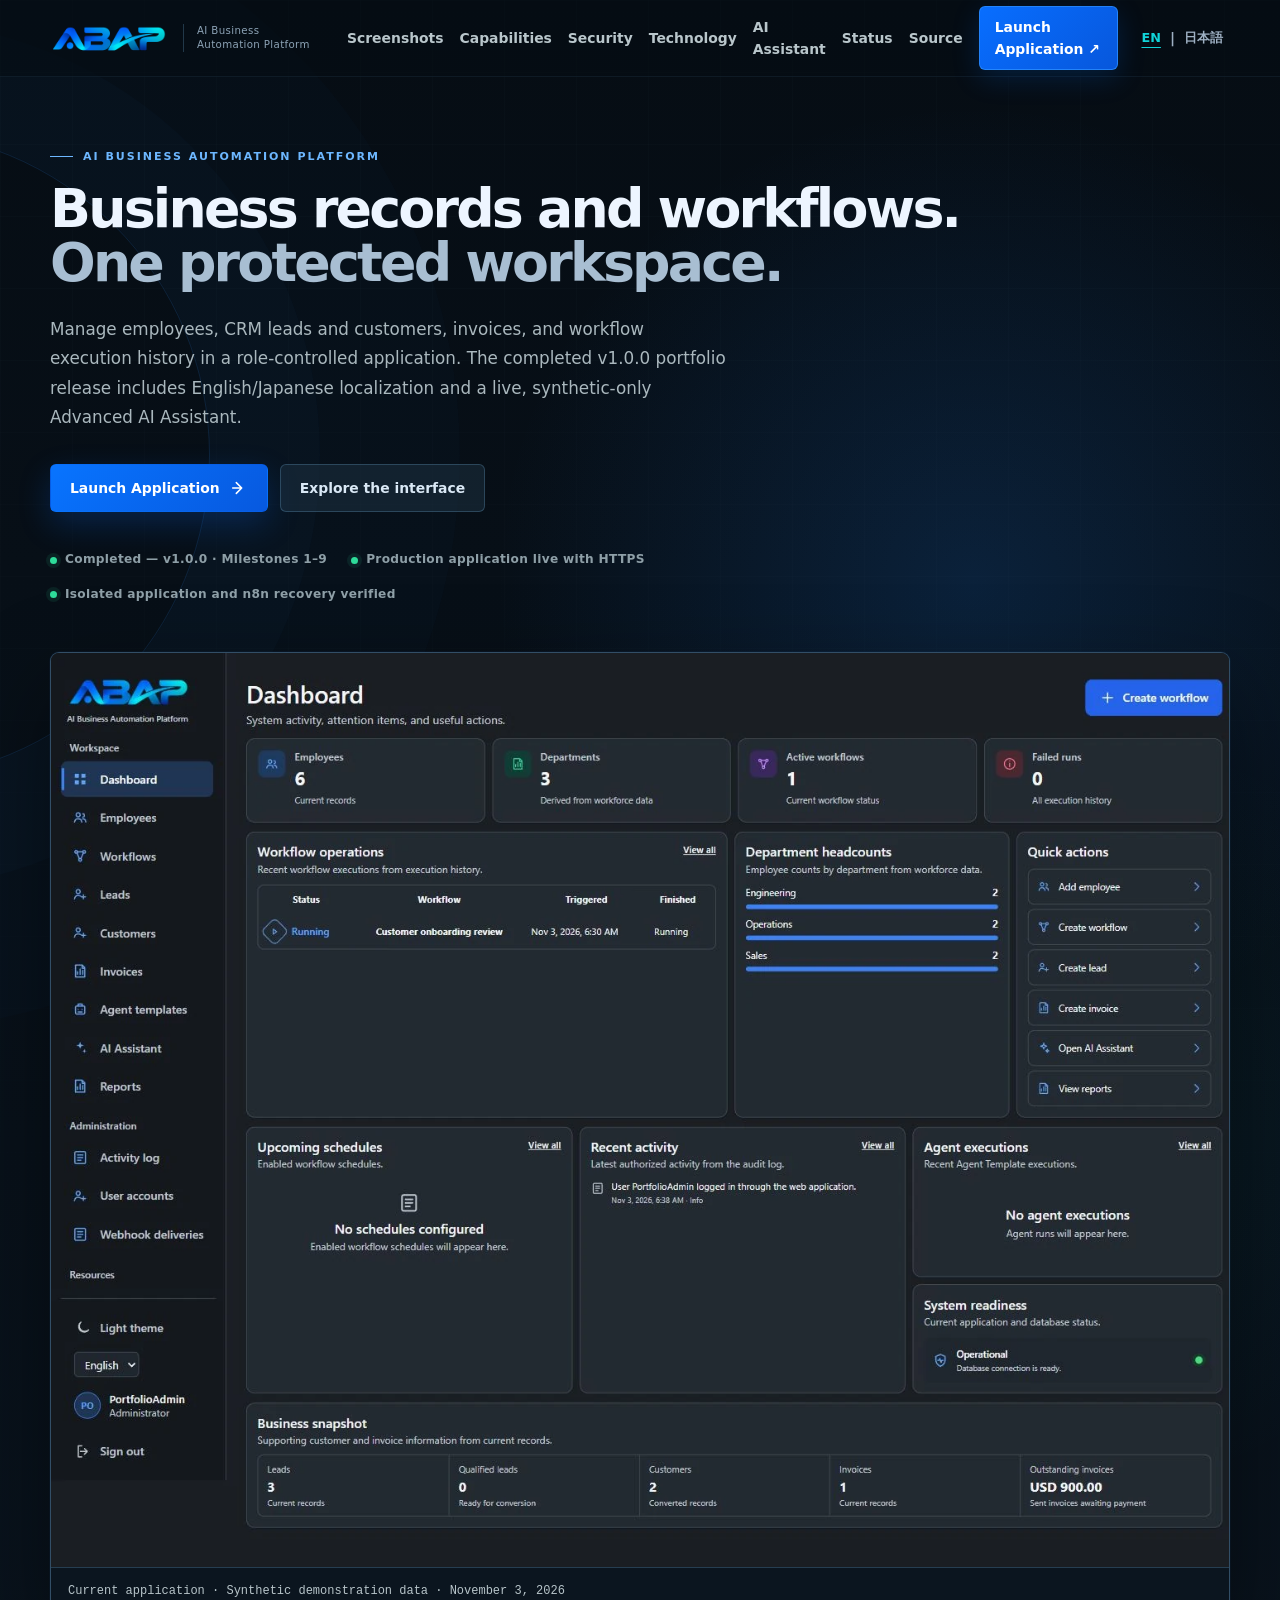
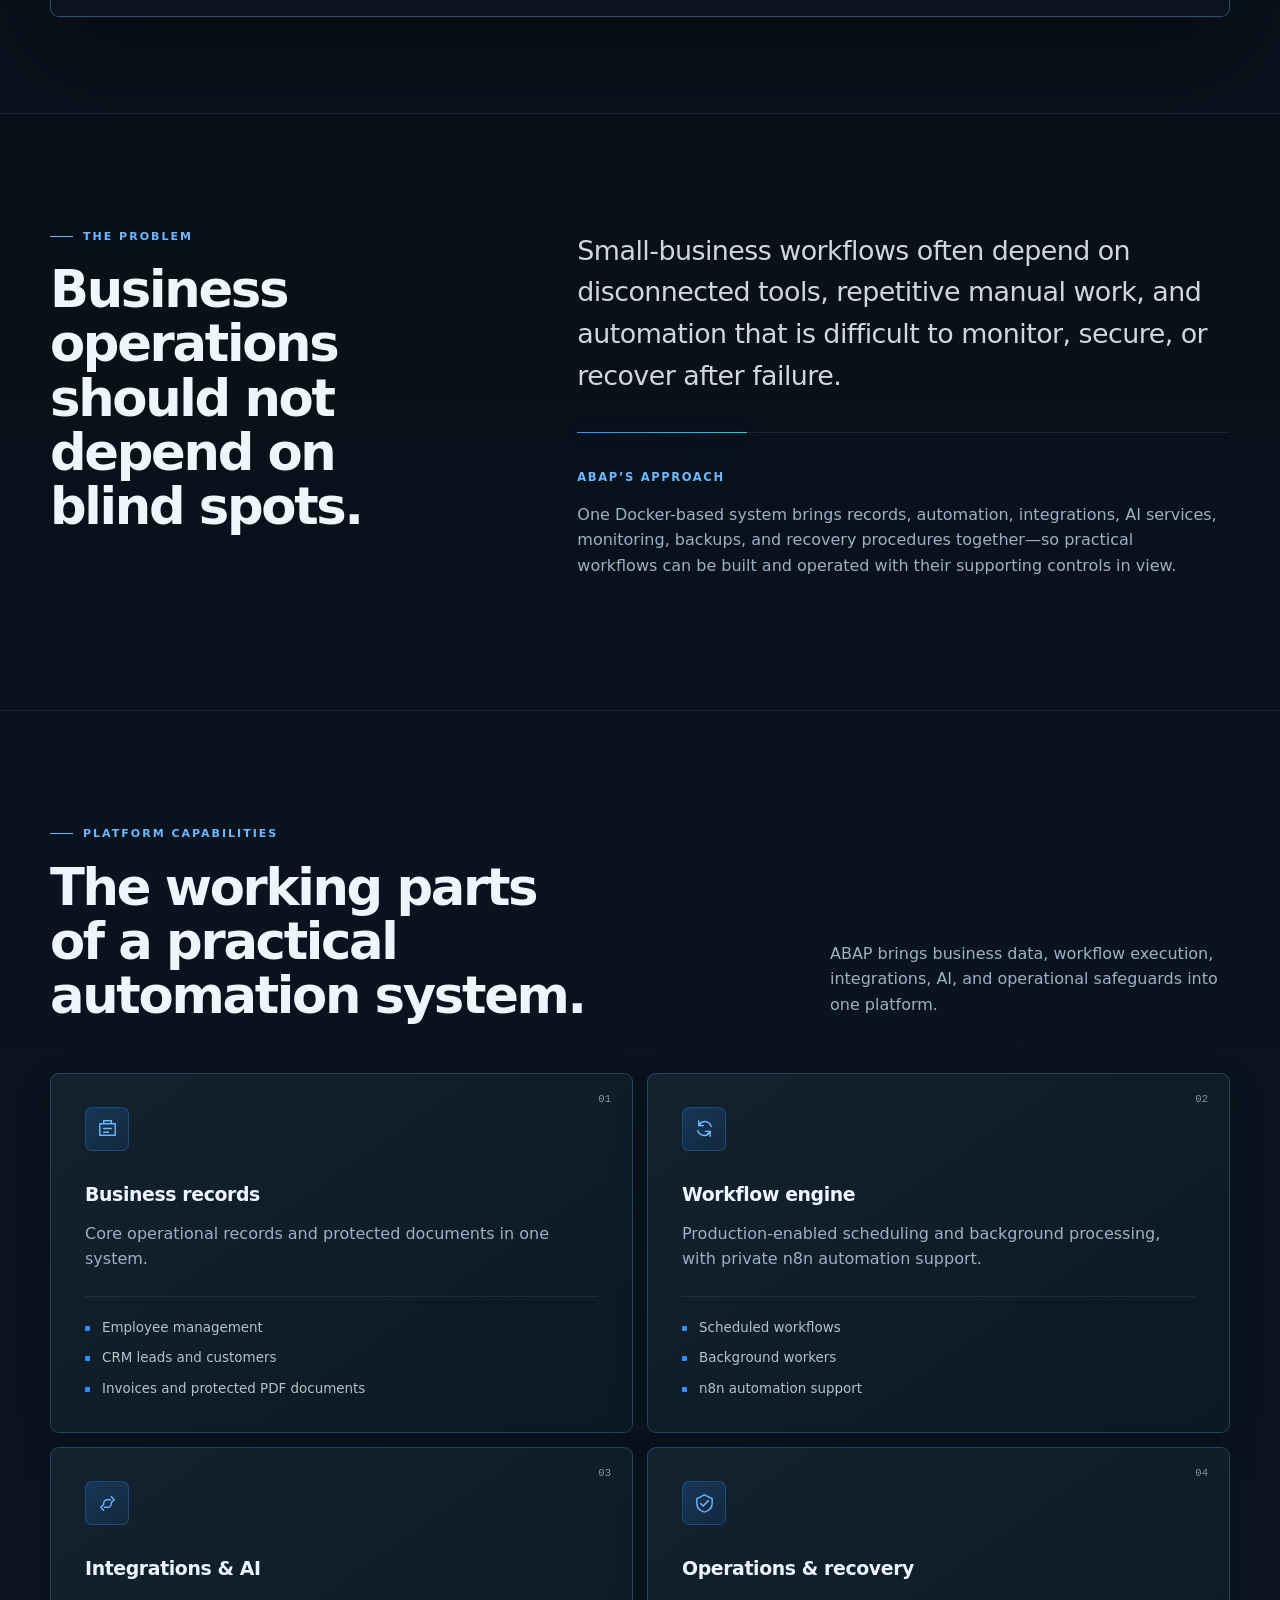
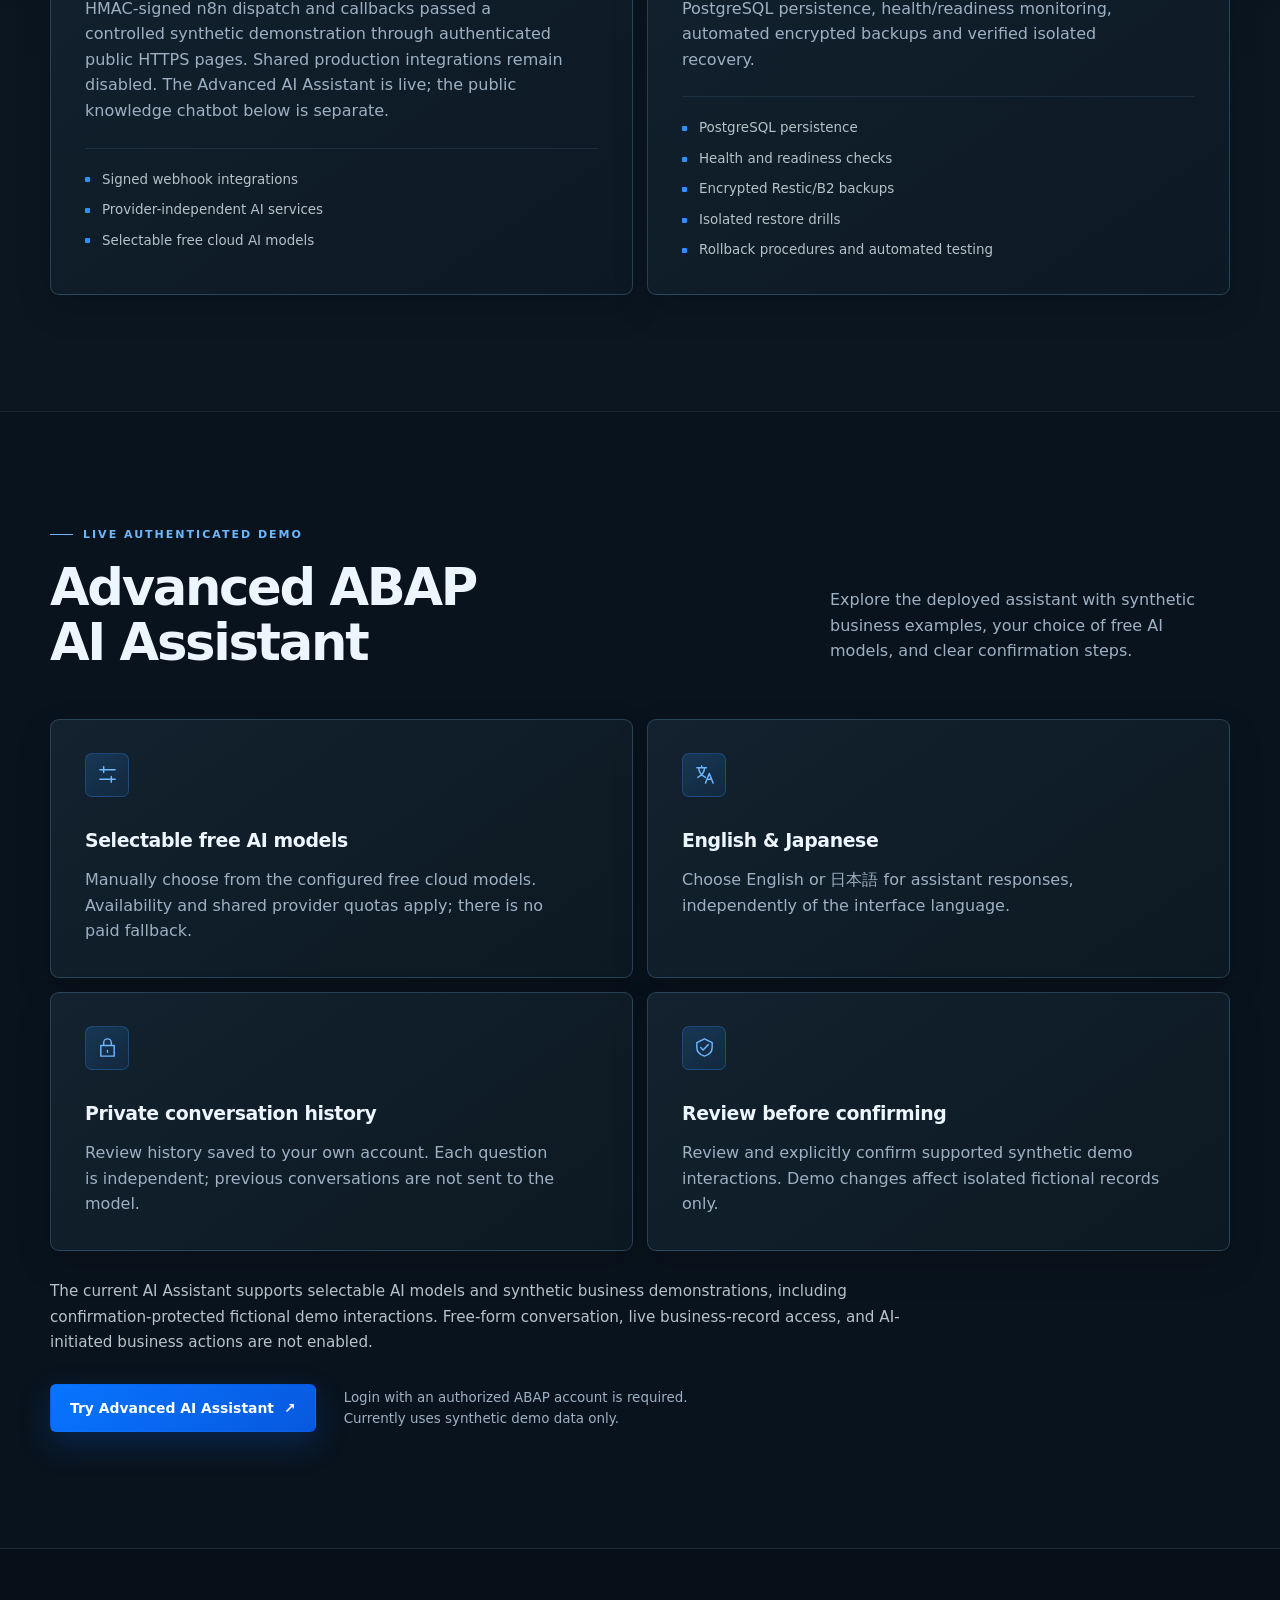
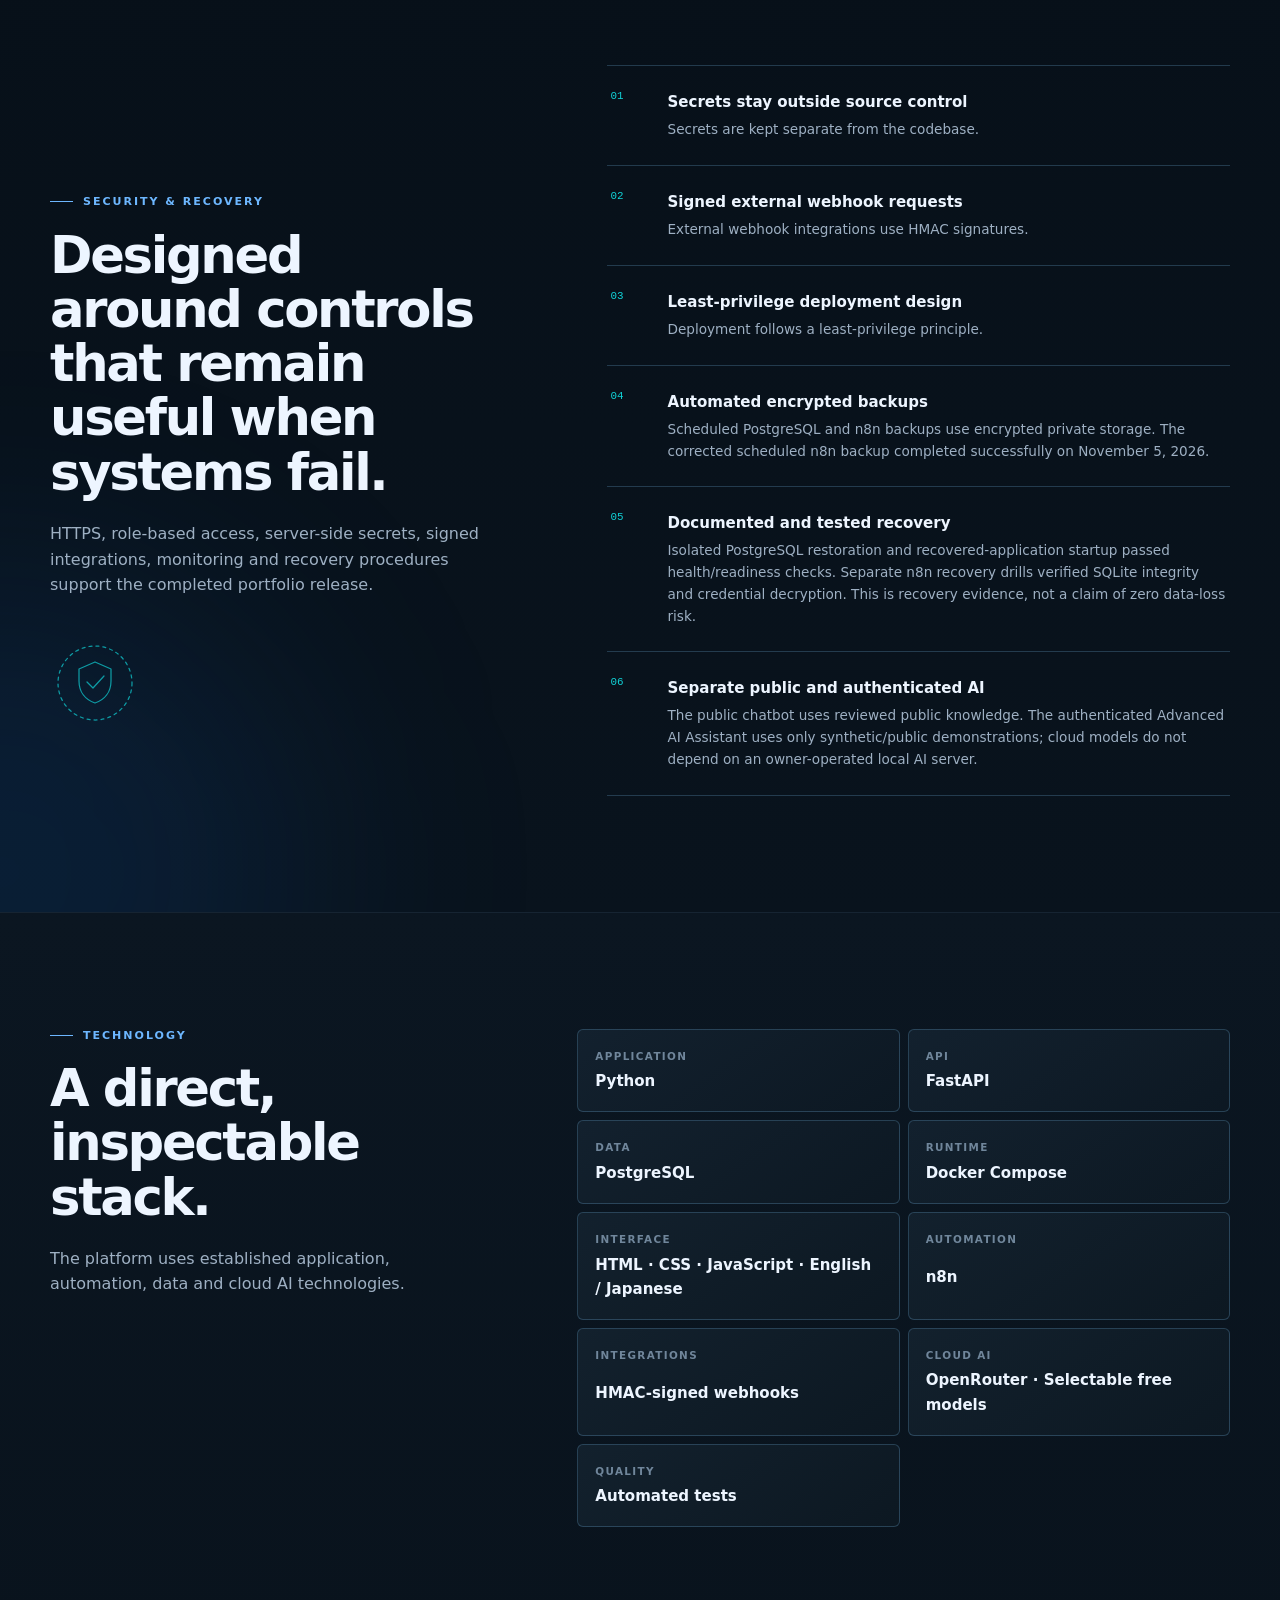
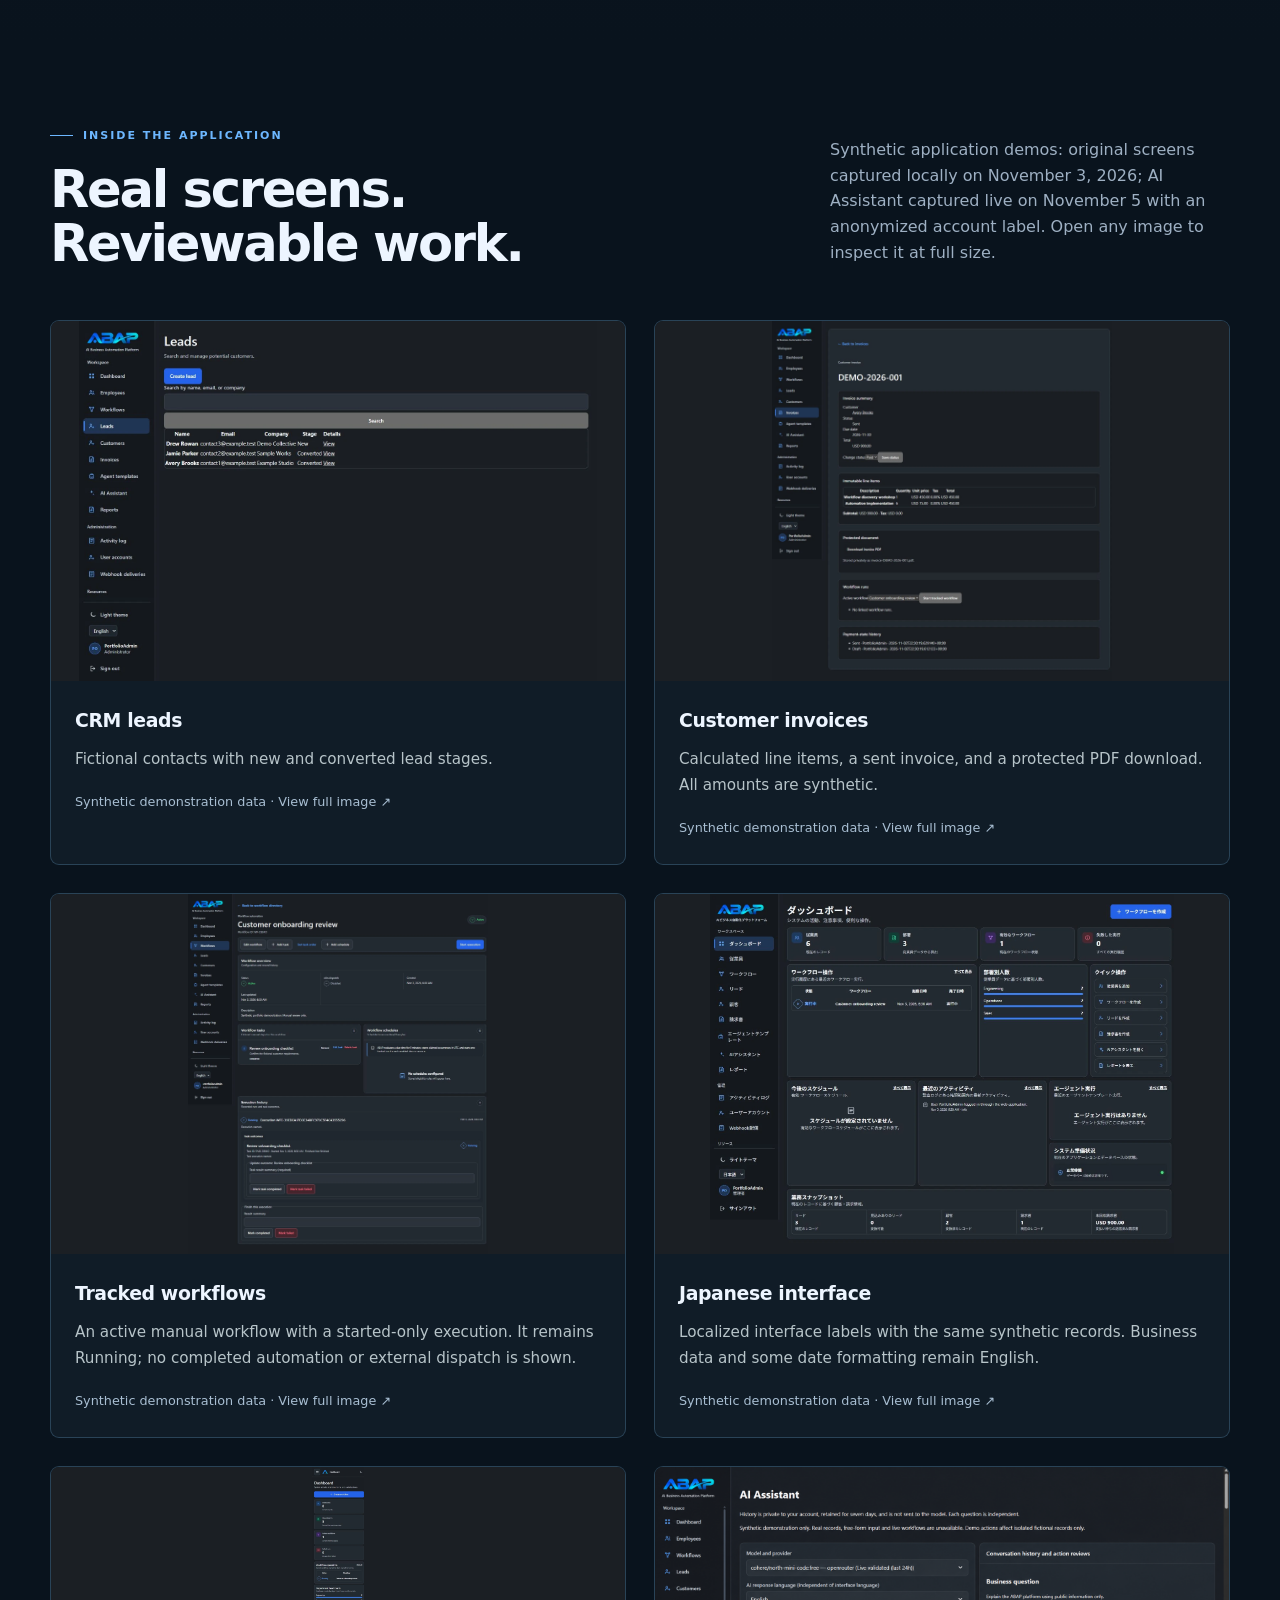
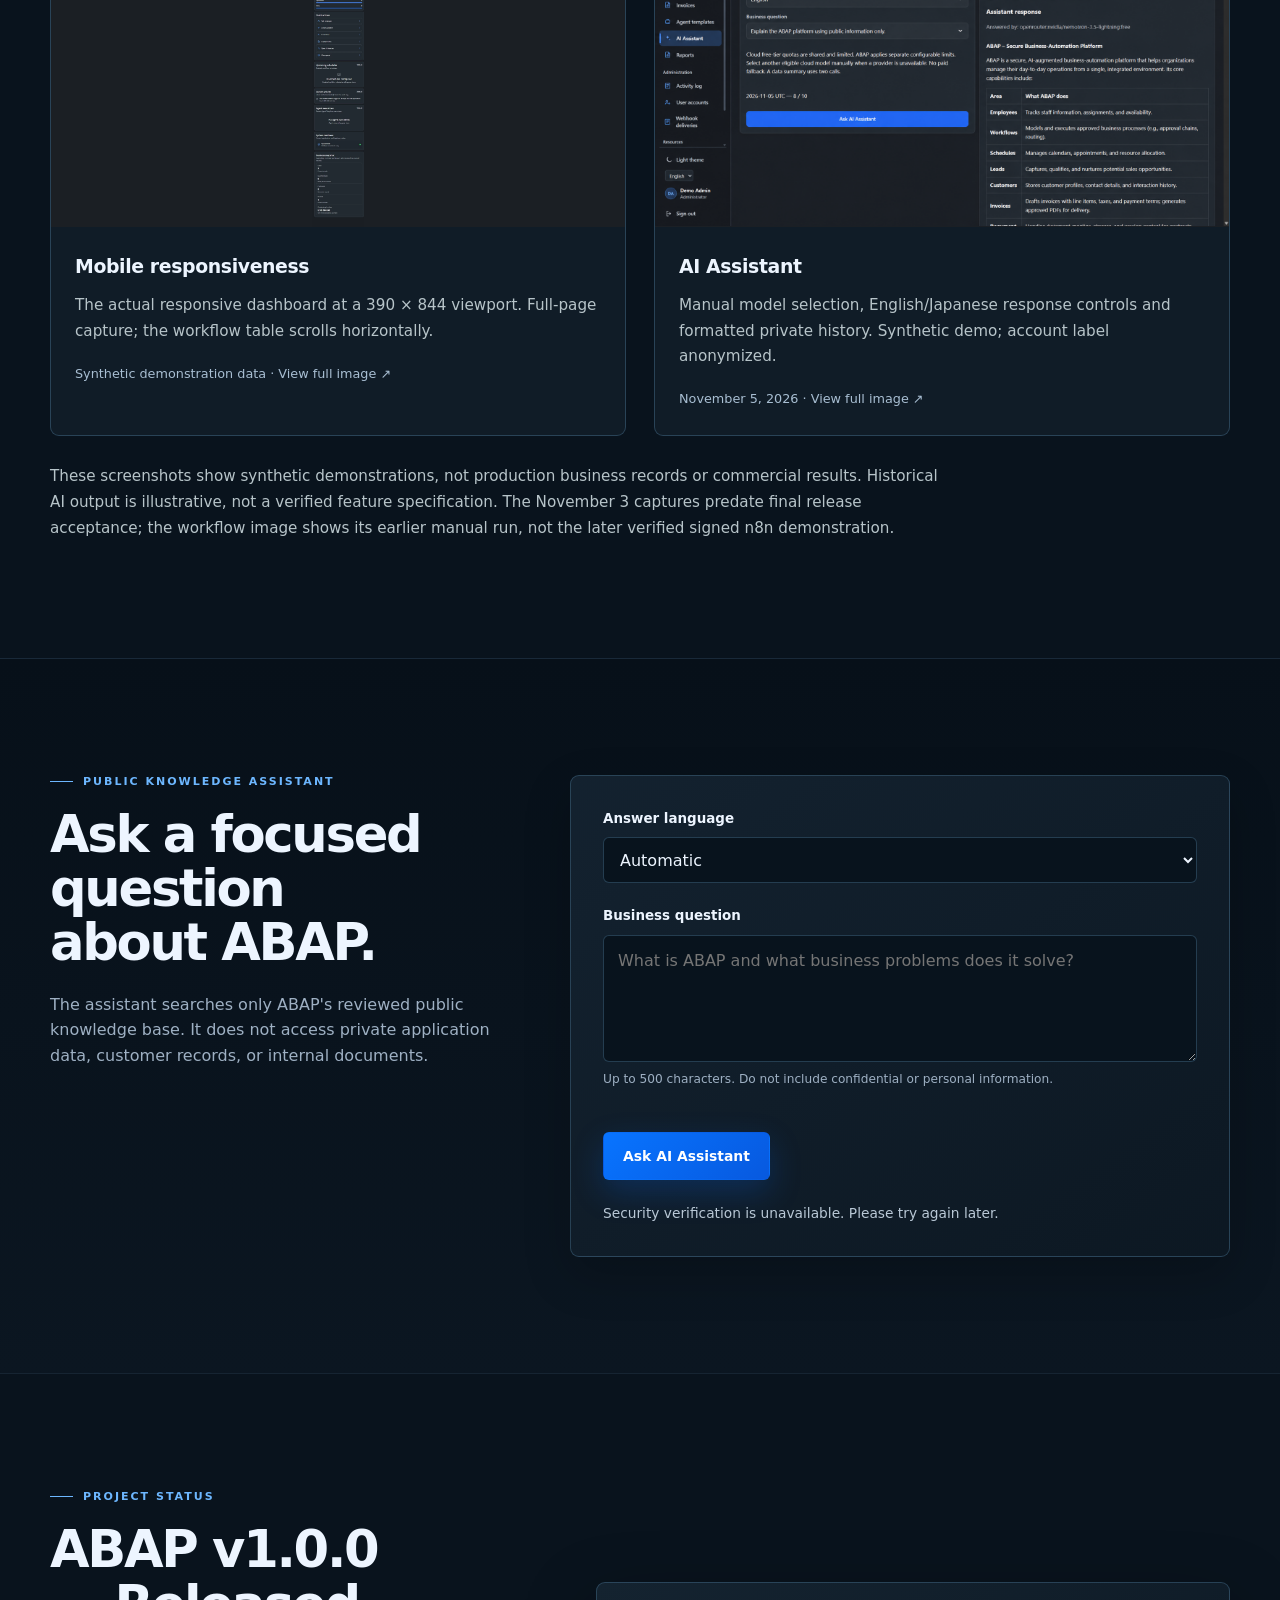
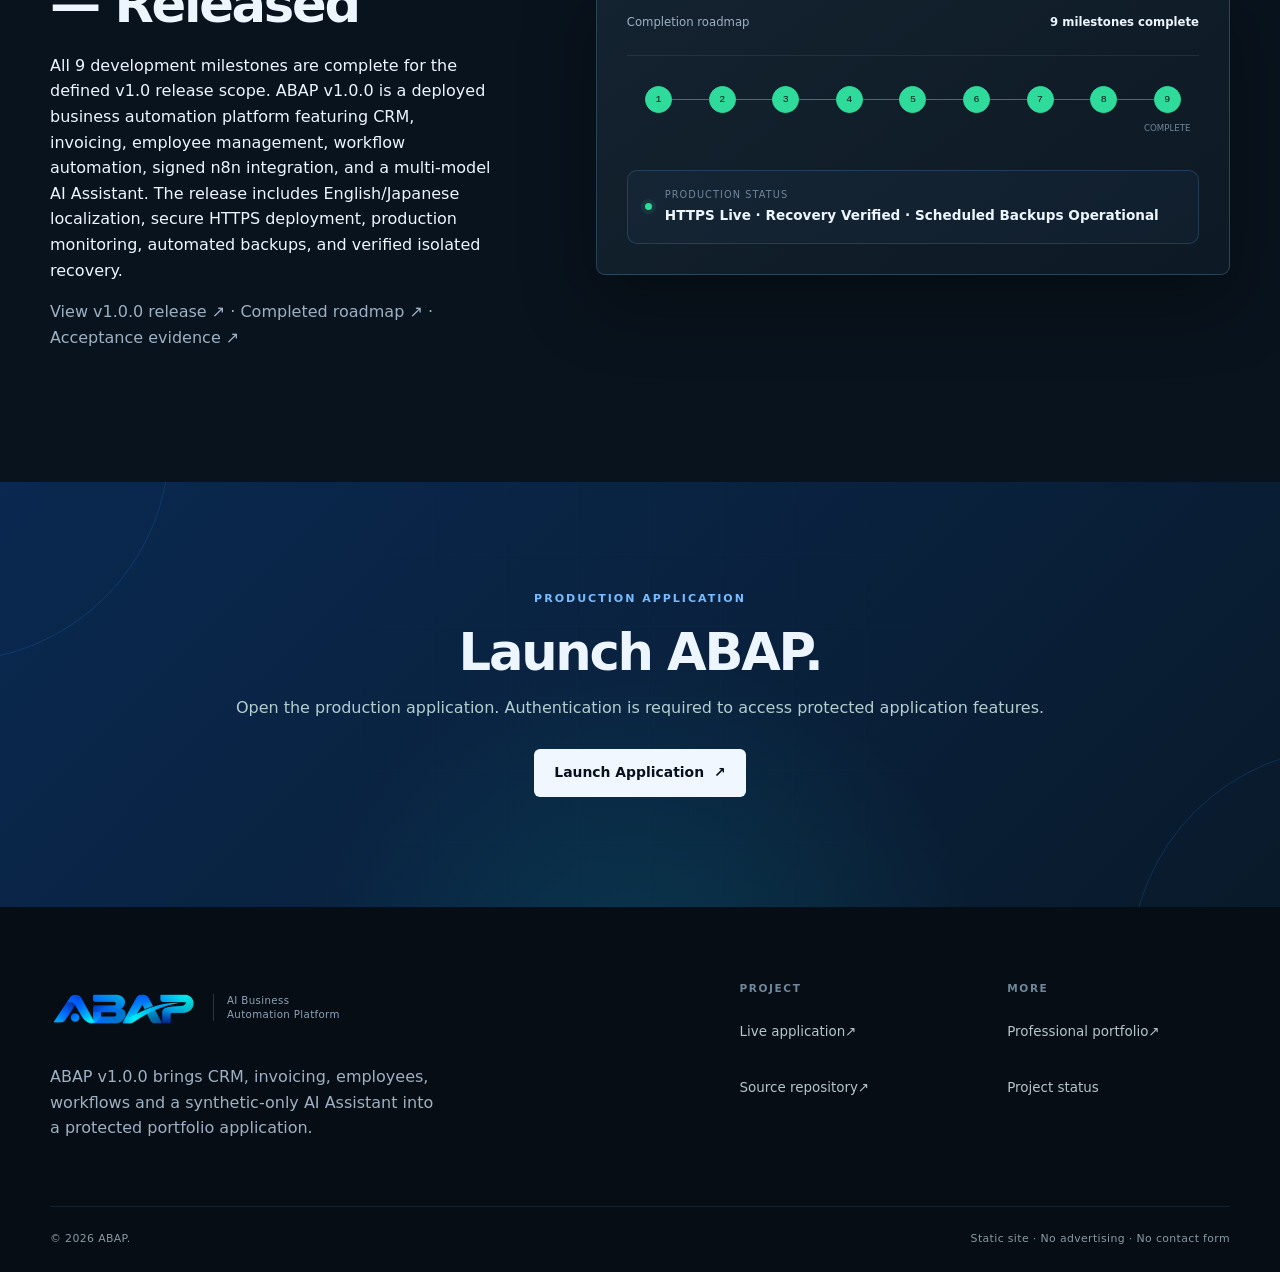
<file: index.html>
<!doctype html>
<html lang="en">
  <head>
    <meta charset="utf-8">
    <meta name="viewport" content="width=device-width, initial-scale=1">
    <title>ABAP — AI Business Automation Platform</title>
    <meta name="description" content="ABAP v1.0.0: CRM, invoicing, employees, signed n8n workflows and a synthetic-only AI Assistant. Completed portfolio release with verified recovery.">
    <meta name="theme-color" content="#0b1116">
    <meta name="color-scheme" content="dark">
    <meta name="robots" content="index, follow">
    <link rel="canonical" href="https://abap.dennisbasadre.com/">
    <link rel="alternate" hreflang="en" href="https://abap.dennisbasadre.com/">
    <link rel="alternate" hreflang="ja" href="https://abap.dennisbasadre.com/ja/">
    <link rel="alternate" hreflang="x-default" href="https://abap.dennisbasadre.com/">
    <meta property="og:locale" content="en_US">
    <meta property="og:locale:alternate" content="ja_JP">
    <link rel="icon" href="favicon.svg" type="image/svg+xml">

    <meta property="og:type" content="website">
    <meta property="og:site_name" content="ABAP">
    <meta property="og:title" content="ABAP — AI Business Automation Platform">
    <meta property="og:description" content="ABAP v1.0.0 brings CRM, invoicing, employees, workflows and a synthetic-only AI Assistant into a protected portfolio application.">
    <meta property="og:url" content="https://abap.dennisbasadre.com/">
    <meta name="twitter:card" content="summary">
    <meta name="twitter:title" content="ABAP — AI Business Automation Platform">
    <meta name="twitter:description" content="ABAP v1.0.0 brings CRM, invoicing, employees, workflows and a synthetic-only AI Assistant into a protected portfolio application.">

    <link rel="stylesheet" href="styles.css?v=localization-20261107">
    <script src="public-rag-config.js"></script>
    <script src="script.js?v=localization-20261107"></script>
    <script src="public-rag-chat.js"></script>
  </head>
  <body>
    <a class="skip-link" href="#main-content">Skip to main content</a>

    <header class="site-header" data-header>
      <div class="shell header-inner">
        <a class="brand" href="#top" aria-label="ABAP home">
          <picture>
            <source srcset="assets/abap-logo.webp" type="image/webp">
            <img class="brand-logo" src="assets/abap-logo.png" width="120" height="40" alt="">
          </picture>
          <span class="brand-copy"><span>AI Business Automation Platform</span></span>
        </a>

        <button class="nav-toggle" type="button" aria-expanded="false" aria-controls="primary-navigation" aria-label="Open navigation" data-nav-toggle>
          <span></span><span></span><span></span>
        </button>

        <nav class="primary-nav" id="primary-navigation" aria-label="Primary navigation" data-nav>
          <a href="#product-gallery">Screenshots</a>
          <a href="#capabilities">Capabilities</a>
          <a href="#security">Security</a>
          <a href="#technology">Technology</a>
          <a href="#assistant" data-public-rag-navigation hidden>AI Assistant</a>
          <a href="#status">Status</a>
          <a href="https://github.com/Denxell17/AI-Business-Automation-Platform">Source</a>
          <a class="nav-cta" href="https://app.dennisbasadre.com">Launch Application <span aria-hidden="true">↗</span></a>
          <div class="language-switch" role="group" aria-label="Language">
            <a href="/" lang="en" hreflang="en" data-language="en" aria-current="page" aria-label="View in English">EN</a>
            <span aria-hidden="true">|</span>
            <a href="/ja/" lang="ja" hreflang="ja" data-language="ja" aria-label="View in Japanese">日本語</a>
          </div>
        </nav>
      </div>
    </header>

    <main id="main-content">
      <section class="hero" id="top" aria-labelledby="hero-title">
        <div class="hero-grid-overlay" aria-hidden="true"></div>
        <div class="shell hero-layout">
          <div class="hero-copy">
            <p class="eyebrow reveal">AI Business Automation Platform</p>
            <h1 id="hero-title" class="reveal reveal-delay-1">Business records and workflows. <span>One protected workspace.</span></h1>
            <p class="hero-summary reveal reveal-delay-2">Manage employees, CRM leads and customers, invoices, and workflow execution history in a role-controlled application. The completed v1.0.0 portfolio release includes English/Japanese localization and a live, synthetic-only Advanced AI Assistant.</p>
            <div class="hero-actions reveal reveal-delay-3">
              <a class="button button-primary" href="https://app.dennisbasadre.com">
                Launch Application
                <svg viewBox="0 0 20 20" aria-hidden="true"><path d="m7 4 6 6-6 6M3 10h10" /></svg>
              </a>
              <a class="button button-secondary" href="#product-gallery">Explore the interface</a>
            </div>
            <ul class="hero-facts reveal reveal-delay-3" aria-label="Project facts">
              <li><span class="signal signal-complete"></span>Completed — v1.0.0 · Milestones 1–9</li>
              <li><span class="signal signal-complete"></span>Production application live with HTTPS</li>
              <li><span class="signal signal-complete"></span>Isolated application and n8n recovery verified</li>
            </ul>
          </div>

          <figure class="preview-frame hero-product" aria-labelledby="hero-capture-caption">
            <a href="assets/abap-dashboard-current-en.webp" aria-label="Open full-size English dashboard screenshot">
              <img class="product-screenshot" src="assets/abap-dashboard-current-en.webp" width="1424" height="1105" fetchpriority="high" decoding="async" alt="Current ABAP dashboard with six synthetic employees, three departments, CRM and invoice summaries, and a running manual workflow.">
            </a>
            <figcaption id="hero-capture-caption">Current application · Synthetic demonstration data · November 3, 2026</figcaption>
          </figure>
        </div>
      </section>

      <section class="section problem-solution" aria-labelledby="problem-title">
        <div class="shell split-layout">
          <div class="section-intro reveal">
            <p class="eyebrow">The problem</p>
            <h2 id="problem-title">Business operations should not depend on blind spots.</h2>
          </div>
          <div class="problem-content reveal reveal-delay-1">
            <p class="lead">Small-business workflows often depend on disconnected tools, repetitive manual work, and automation that is difficult to monitor, secure, or recover after failure.</p>
            <div class="problem-divider" aria-hidden="true"><span></span></div>
            <div class="solution-label"><span>ABAP’s approach</span></div>
            <p>One Docker-based system brings records, automation, integrations, AI services, monitoring, backups, and recovery procedures together—so practical workflows can be built and operated with their supporting controls in view.</p>
          </div>
        </div>
      </section>

      <section class="section capabilities" id="capabilities" aria-labelledby="capabilities-title">
        <div class="shell">
          <div class="section-heading reveal">
            <div>
              <p class="eyebrow">Platform capabilities</p>
              <h2 id="capabilities-title">The working parts of a practical automation system.</h2>
            </div>
            <p>ABAP brings business data, workflow execution, integrations, AI, and operational safeguards into one platform.</p>
          </div>

          <div class="capability-grid">
            <article class="capability-card reveal">
              <div class="card-number">01</div>
              <div class="card-icon" aria-hidden="true"><svg viewBox="0 0 24 24"><path d="M4 7h16v12H4zM8 7V4h8v3M8 12h8m-8 4h5"/></svg></div>
              <h3>Business records</h3>
              <p>Core operational records and protected documents in one system.</p>
              <ul>
                <li>Employee management</li>
                <li>CRM leads and customers</li>
                <li>Invoices and protected PDF documents</li>
              </ul>
            </article>

            <article class="capability-card reveal reveal-delay-1">
              <div class="card-number">02</div>
              <div class="card-icon" aria-hidden="true"><svg viewBox="0 0 24 24"><path d="M6 4v5m0 0h5M6 9l4-4m8 15v-5m0 0h-5m5 0-4 4M5 14a7 7 0 0 0 12 3M19 10A7 7 0 0 0 7 7"/></svg></div>
              <h3>Workflow engine</h3>
              <p>Production-enabled scheduling and background processing, with private n8n automation support.</p>
              <ul>
                <li>Scheduled workflows</li>
                <li>Background workers</li>
                <li>n8n automation support</li>
              </ul>
            </article>

            <article class="capability-card reveal reveal-delay-2">
              <div class="card-number">03</div>
              <div class="card-icon" aria-hidden="true"><svg viewBox="0 0 24 24"><path d="M8 12a4 4 0 0 1 4-4h3m1-3 3 3-3 3M16 12a4 4 0 0 1-4 4H9m-1 3-3-3 3-3"/></svg></div>
              <h3>Integrations &amp; AI</h3>
              <p>HMAC-signed n8n dispatch and callbacks passed a controlled synthetic demonstration through authenticated public HTTPS pages. Shared production integrations remain disabled. The Advanced AI Assistant is live; the public knowledge chatbot below is separate.</p>
              <ul>
                <li>Signed webhook integrations</li>
                <li>Provider-independent AI services</li>
                <li>Selectable free cloud AI models</li>
              </ul>
            </article>

            <article class="capability-card reveal reveal-delay-3">
              <div class="card-number">04</div>
              <div class="card-icon" aria-hidden="true"><svg viewBox="0 0 24 24"><path d="M12 3 4 7v5c0 4.7 3.2 7.7 8 9 4.8-1.3 8-4.3 8-9V7zM8 12l2.5 2.5L16 9"/></svg></div>
              <h3>Operations &amp; recovery</h3>
              <p>PostgreSQL persistence, health/readiness monitoring, automated encrypted backups and verified isolated recovery.</p>
              <ul>
                <li>PostgreSQL persistence</li>
                <li>Health and readiness checks</li>
                <li>Encrypted Restic/B2 backups</li>
                <li>Isolated restore drills</li>
                <li>Rollback procedures and automated testing</li>
              </ul>
            </article>
          </div>
        </div>
      </section>

      <section class="section advanced-assistant" id="advanced-assistant" aria-labelledby="advanced-assistant-title">
        <div class="shell">
          <div class="section-heading reveal">
            <div>
              <p class="eyebrow">Live authenticated demo</p>
              <h2 id="advanced-assistant-title">Advanced ABAP AI Assistant</h2>
            </div>
            <p>Explore the deployed assistant with synthetic business examples, your choice of free AI models, and clear confirmation steps.</p>
          </div>

          <div class="capability-grid">
            <article class="capability-card reveal">
              <div class="card-icon" aria-hidden="true"><svg viewBox="0 0 24 24"><path d="M4 7h16M4 17h16M8 4v6m8 4v6"/></svg></div>
              <h3>Selectable free AI models</h3>
              <p>Manually choose from the configured free cloud models. Availability and shared provider quotas apply; there is no paid fallback.</p>
            </article>
            <article class="capability-card reveal reveal-delay-1">
              <div class="card-icon" aria-hidden="true"><svg viewBox="0 0 24 24"><path d="M4 5h10M9 3v2m-3 0c0 5 3 8 7 10M12 5c0 5-3 8-7 10m8 6 4-10 4 10m-6-4h4"/></svg></div>
              <h3>English &amp; Japanese</h3>
              <p>Choose English or <span lang="ja">日本語</span> for assistant responses, independently of the interface language.</p>
            </article>
            <article class="capability-card reveal">
              <div class="card-icon" aria-hidden="true"><svg viewBox="0 0 24 24"><path d="M5 10h14v11H5zM8 10V7a4 4 0 0 1 8 0v3m-4 5v2"/></svg></div>
              <h3>Private conversation history</h3>
              <p>Review history saved to your own account. Each question is independent; previous conversations are not sent to the model.</p>
            </article>
            <article class="capability-card reveal reveal-delay-1">
              <div class="card-icon" aria-hidden="true"><svg viewBox="0 0 24 24"><path d="M12 3 4 7v5c0 4.7 3.2 7.7 8 9 4.8-1.3 8-4.3 8-9V7zM8 12l2.5 2.5L16 9"/></svg></div>
              <h3>Review before confirming</h3>
              <p>Review and explicitly confirm supported synthetic demo interactions. Demo changes affect isolated fictional records only.</p>
            </article>
          </div>

          <p class="gallery-note">The current AI Assistant supports selectable AI models and synthetic business demonstrations, including confirmation-protected fictional demo interactions. Free-form conversation, live business-record access, and AI-initiated business actions are not enabled.</p>

<div class="advanced-assistant-actions reveal">
            <a class="button button-primary" href="https://app.dennisbasadre.com/ai-assistant/advanced" aria-describedby="advanced-assistant-access">Try Advanced AI Assistant <span aria-hidden="true">↗</span></a>
            <p id="advanced-assistant-access">Login with an authorized ABAP account is required.<br>Currently uses synthetic demo data only.</p>
          </div>
        </div>
      </section>

      <section class="section security" id="security" aria-labelledby="security-title">
        <div class="security-glow" aria-hidden="true"></div>
        <div class="shell security-layout">
          <div class="security-copy reveal">
            <p class="eyebrow">Security &amp; recovery</p>
            <h2 id="security-title">Designed around controls that remain useful when systems fail.</h2>
            <p>HTTPS, role-based access, server-side secrets, signed integrations, monitoring and recovery procedures support the completed portfolio release.</p>
            <div class="security-seal" aria-hidden="true">
              <svg viewBox="0 0 86 86"><circle cx="43" cy="43" r="37"/><path d="M43 22 27 29v12c0 11 6.4 18.7 16 22 9.6-3.3 16-11 16-22V29zM35 42l6 6 11-12"/></svg>
            </div>
          </div>

          <ol class="principle-list reveal reveal-delay-1">
            <li><span>01</span><div><strong>Secrets stay outside source control</strong><p>Secrets are kept separate from the codebase.</p></div></li>
            <li><span>02</span><div><strong>Signed external webhook requests</strong><p>External webhook integrations use HMAC signatures.</p></div></li>
            <li><span>03</span><div><strong>Least-privilege deployment design</strong><p>Deployment follows a least-privilege principle.</p></div></li>
            <li><span>04</span><div><strong>Automated encrypted backups</strong><p>Scheduled PostgreSQL and n8n backups use encrypted private storage. The corrected scheduled n8n backup completed successfully on November 5, 2026.</p></div></li>
            <li><span>05</span><div><strong>Documented and tested recovery</strong><p>Isolated PostgreSQL restoration and recovered-application startup passed health/readiness checks. Separate n8n recovery drills verified SQLite integrity and credential decryption. This is recovery evidence, not a claim of zero data-loss risk.</p></div></li>
            <li><span>06</span><div><strong>Separate public and authenticated AI</strong><p>The public chatbot uses reviewed public knowledge. The authenticated Advanced AI Assistant uses only synthetic/public demonstrations; cloud models do not depend on an owner-operated local AI server.</p></div></li>
          </ol>
        </div>
      </section>

      <section class="section technology" id="technology" aria-labelledby="technology-title">
        <div class="shell technology-layout">
          <div class="section-intro reveal">
            <p class="eyebrow">Technology</p>
            <h2 id="technology-title">A direct, inspectable stack.</h2>
            <p>The platform uses established application, automation, data and cloud AI technologies.</p>
          </div>
          <ul class="technology-list reveal reveal-delay-1" aria-label="Technology stack">
            <li><span>Application</span><strong>Python</strong></li>
            <li><span>API</span><strong>FastAPI</strong></li>
            <li><span>Data</span><strong>PostgreSQL</strong></li>
            <li><span>Runtime</span><strong>Docker Compose</strong></li>
            <li><span>Interface</span><strong>HTML · CSS · JavaScript · English / Japanese</strong></li>
            <li><span>Automation</span><strong>n8n</strong></li>
            <li><span>Integrations</span><strong>HMAC-signed webhooks</strong></li>
            <li><span>Cloud AI</span><strong>OpenRouter · Selectable free models</strong></li>
            <li><span>Quality</span><strong>Automated tests</strong></li>
          </ul>
        </div>
      </section>

      <section class="section product-preview" id="product-gallery" aria-labelledby="preview-title">
        <div class="shell">
          <div class="section-heading">
            <div><p class="eyebrow">Inside the application</p><h2 id="preview-title">Real screens. Reviewable work.</h2></div>
            <p>Synthetic application demos: original screens captured locally on November 3, 2026; AI Assistant captured live on November 5 with an anonymized account label. Open any image to inspect it at full size.</p>
          </div>
          <div class="product-gallery">
            <figure class="gallery-card">
              <a class="gallery-image" href="assets/abap-crm-current-en.webp" aria-label="Open full-size crm leads screenshot"><img src="assets/abap-crm-current-en.webp" width="1440" height="1000" loading="lazy" decoding="async" alt="CRM lead directory containing three fictional contacts and example.test email addresses."></a>
              <figcaption><h3>CRM leads</h3><p>Fictional contacts with new and converted lead stages.</p><span>Synthetic demonstration data · View full image ↗</span></figcaption>
            </figure>
            <figure class="gallery-card">
              <a class="gallery-image" href="assets/abap-invoice-current-en.webp" aria-label="Open full-size customer invoices screenshot"><img src="assets/abap-invoice-current-en.webp" width="1424" height="1512" loading="lazy" decoding="async" alt="Synthetic invoice DEMO-2026-001 with line items totaling USD 900 and a protected document download."></a>
              <figcaption><h3>Customer invoices</h3><p>Calculated line items, a sent invoice, and a protected PDF download. All amounts are synthetic.</p><span>Synthetic demonstration data · View full image ↗</span></figcaption>
            </figure>
            <figure class="gallery-card">
              <a class="gallery-image" href="assets/abap-workflow-current-en.webp" aria-label="Open full-size tracked workflows screenshot"><img src="assets/abap-workflow-current-en.webp" width="1424" height="1710" loading="lazy" decoding="async" alt="Manual onboarding workflow with one task and a running execution; n8n dispatch is disabled and no schedules are configured."></a>
              <figcaption><h3>Tracked workflows</h3><p>An active manual workflow with a started-only execution. It remains Running; no completed automation or external dispatch is shown.</p><span>Synthetic demonstration data · View full image ↗</span></figcaption>
            </figure>
            <figure class="gallery-card">
              <a class="gallery-image" href="assets/abap-dashboard-current-ja.webp" aria-label="Open full-size japanese interface screenshot"><img src="assets/abap-dashboard-current-ja.webp" width="1424" height="1105" loading="lazy" decoding="async" alt="ABAP dashboard with Japanese interface labels and unchanged synthetic English business records."></a>
              <figcaption><h3>Japanese interface</h3><p>Localized interface labels with the same synthetic records. Business data and some date formatting remain English.</p><span>Synthetic demonstration data · View full image ↗</span></figcaption>
            </figure>
            <figure class="gallery-card">
              <a class="gallery-image" href="assets/abap-dashboard-mobile-en.webp" aria-label="Open full-size mobile responsiveness screenshot"><img src="assets/abap-dashboard-mobile-en.webp" width="375" height="2567" loading="lazy" decoding="async" alt="Full-page mobile ABAP dashboard with stacked summary cards and operational panels."></a>
              <figcaption><h3>Mobile responsiveness</h3><p>The actual responsive dashboard at a 390 × 844 viewport. Full-page capture; the workflow table scrolls horizontally.</p><span>Synthetic demonstration data · View full image ↗</span></figcaption>
            </figure>
            <figure class="gallery-card">
              <a class="gallery-image" href="assets/abap-ai-assistant-demo.png" aria-label="Open full-size AI Assistant demo screenshot"><img src="assets/abap-ai-assistant-demo.png" width="1586" height="992" loading="lazy" decoding="async" alt="ABAP AI Assistant synthetic demo with model selection, English and Japanese response controls, formatted history and Demo Admin account label."></a>
              <figcaption><h3>AI Assistant</h3><p>Manual model selection, English/Japanese response controls and formatted private history. Synthetic demo; account label anonymized.</p><span>November 5, 2026 · View full image ↗</span></figcaption>
            </figure>
          </div>
          <p class="gallery-note">These screenshots show synthetic demonstrations, not production business records or commercial results. Historical AI output is illustrative, not a verified feature specification. The November 3 captures predate final release acceptance; the workflow image shows its earlier manual run, not the later verified signed n8n demonstration.</p>
        </div>
      </section>

      <section class="section public-rag" id="assistant" aria-labelledby="public-rag-title" data-public-rag-section hidden>
        <div class="shell public-rag-layout">
          <div class="section-intro reveal">
            <p class="eyebrow">Public knowledge assistant</p>
            <h2 id="public-rag-title">Ask a focused question about ABAP.</h2>
            <p>The assistant searches only ABAP's reviewed public knowledge base. It does not access private application data, customer records, or internal documents.</p>
          </div>

          <div class="public-rag-panel reveal reveal-delay-1">
            <form id="public-rag-form" data-endpoint="https://app.dennisbasadre.com/api/public/rag/chat" novalidate>
              <div class="public-rag-field">
                <label for="public-rag-language">Answer language</label>
                <select id="public-rag-language" name="language">
                  <option value="auto">Automatic</option>
                  <option value="en">English</option>
                  <option value="ja">日本語</option>
                </select>
              </div>

              <div class="public-rag-field">
                <label for="public-rag-question">Business question</label>
                <textarea id="public-rag-question" name="question" rows="4" maxlength="500" placeholder="What is ABAP and what business problems does it solve?" required></textarea>
                <small>Up to 500 characters. Do not include confidential or personal information.</small>
              </div>

              <div class="public-rag-turnstile" data-public-rag-turnstile aria-label="Security verification"></div>
              <input type="hidden" name="turnstile_token" value="">

              <button class="button button-primary" type="submit">Ask AI Assistant</button>
              <p class="public-rag-status" id="public-rag-status" role="status" aria-live="polite"></p>
            </form>

            <section class="public-rag-answer" id="public-rag-answer" aria-labelledby="public-rag-answer-title" tabindex="-1" hidden>
              <h3 id="public-rag-answer-title">Assistant response</h3>
              <p data-public-rag-answer></p>
              <div class="public-rag-sources" data-public-rag-sources></div>
            </section>
          </div>
        </div>
      </section>

      <section class="section status" id="status" aria-labelledby="status-title">
        <div class="shell status-layout">
          <div class="status-copy reveal">
            <p class="eyebrow">Project status</p>
            <h2 id="status-title">ABAP v1.0.0 — Released</h2>
            <p>All 9 development milestones are complete for the defined v1.0 release scope. ABAP v1.0.0 is a deployed business automation platform featuring CRM, invoicing, employee management, workflow automation, signed n8n integration, and a multi-model AI Assistant. The release includes English/Japanese localization, secure HTTPS deployment, production monitoring, automated backups, and verified isolated recovery.</p>
            <p><a href="https://github.com/Denxell17/AI-Business-Automation-Platform/releases/tag/v1.0.0">View v1.0.0 release ↗</a> · <a href="https://github.com/Denxell17/AI-Business-Automation-Platform/blob/main/docs/roadmap/full-platform-completion-roadmap.md">Completed roadmap ↗</a> · <a href="https://github.com/Denxell17/AI-Business-Automation-Platform/blob/69a21d7/docs/deployment/final-platform-acceptance-20261104.md">Acceptance evidence ↗</a></p>
          </div>
          <div class="roadmap reveal reveal-delay-1" aria-label="Milestone progress">
            <div class="roadmap-topline"><span>Completion roadmap</span><strong>9 milestones complete</strong></div>
            <ol>
              <li class="complete" aria-label="Milestone 1 complete"><span>1</span><small>Complete</small></li>
              <li class="complete" aria-label="Milestone 2 complete"><span>2</span><small>Complete</small></li>
              <li class="complete" aria-label="Milestone 3 complete"><span>3</span><small>Complete</small></li>
              <li class="complete" aria-label="Milestone 4 complete"><span>4</span><small>Complete</small></li>
              <li class="complete" aria-label="Milestone 5 complete"><span>5</span><small>Complete</small></li>
              <li class="complete" aria-label="Milestone 6 complete for approved scope"><span>6</span><small>Complete</small></li>
              <li class="complete" aria-label="Milestone 7 complete for approved scope"><span>7</span><small>Complete</small></li>
              <li class="complete" aria-label="Milestone 8 complete for approved scope"><span>8</span><small>Complete</small></li>
              <li class="complete" aria-label="Milestone 9 complete for approved scope"><span>9</span><small>Complete</small></li>
            </ol>
            <div class="current-milestone">
              <span class="signal signal-complete"></span>
              <div><small>Production status</small><strong>HTTPS Live · Recovery Verified · Scheduled Backups Operational</strong></div>
            </div>
          </div>
        </div>
      </section>

      <section class="cta-section" aria-labelledby="cta-title">
        <div class="cta-grid" aria-hidden="true"></div>
        <div class="shell cta-content reveal">
          <p class="eyebrow">Production application</p>
          <h2 id="cta-title">Launch ABAP.</h2>
          <p>Open the production application. Authentication is required to access protected application features.</p>
          <a class="button button-light" href="https://app.dennisbasadre.com">Launch Application <span aria-hidden="true">↗</span></a>
        </div>
      </section>
    </main>


    <dialog class="screenshot-viewer" data-screenshot-viewer aria-labelledby="screenshot-viewer-title" aria-describedby="screenshot-viewer-caption">
      <div class="screenshot-viewer-content">
        <div class="screenshot-viewer-toolbar">
          <h2 id="screenshot-viewer-title">Screenshot preview</h2>
          <button class="screenshot-viewer-close" type="button" data-screenshot-close aria-label="Close screenshot preview">×</button>
        </div>
        <img class="screenshot-viewer-image" data-screenshot-image alt="">
        <p id="screenshot-viewer-caption" data-screenshot-caption></p>
        <a class="screenshot-viewer-original" data-screenshot-original target="_blank" rel="noopener noreferrer">Open original full-resolution image (new tab) ↗</a>
      </div>
    </dialog>

    <footer class="site-footer">
      <div class="shell footer-main">
        <div class="footer-brand">
          <a class="brand" href="#top" aria-label="ABAP home">
            <picture>
              <source srcset="assets/abap-logo.webp" type="image/webp">
              <img class="brand-logo brand-logo-footer" src="assets/abap-logo.png" width="150" height="50" alt="">
            </picture>
            <span class="brand-copy"><span>AI Business Automation Platform</span></span>
          </a>
          <p>ABAP v1.0.0 brings CRM, invoicing, employees, workflows and a synthetic-only AI Assistant into a protected portfolio application.</p>
        </div>
        <div class="footer-links">
          <div><h2>Project</h2><a href="https://app.dennisbasadre.com">Live application <span aria-hidden="true">↗</span></a><a href="https://github.com/Denxell17/AI-Business-Automation-Platform">Source repository <span aria-hidden="true">↗</span></a></div>
          <div><h2>More</h2><a href="https://dennisbasadre.com">Professional portfolio <span aria-hidden="true">↗</span></a><a href="#status">Project status</a></div>
        </div>
      </div>
      <div class="shell footer-bottom">
        <p>© <span data-year>2026</span> ABAP.</p>
        <p>Static site · No advertising · No contact form</p>
      </div>
    </footer>
  </body>
</html>
</file>
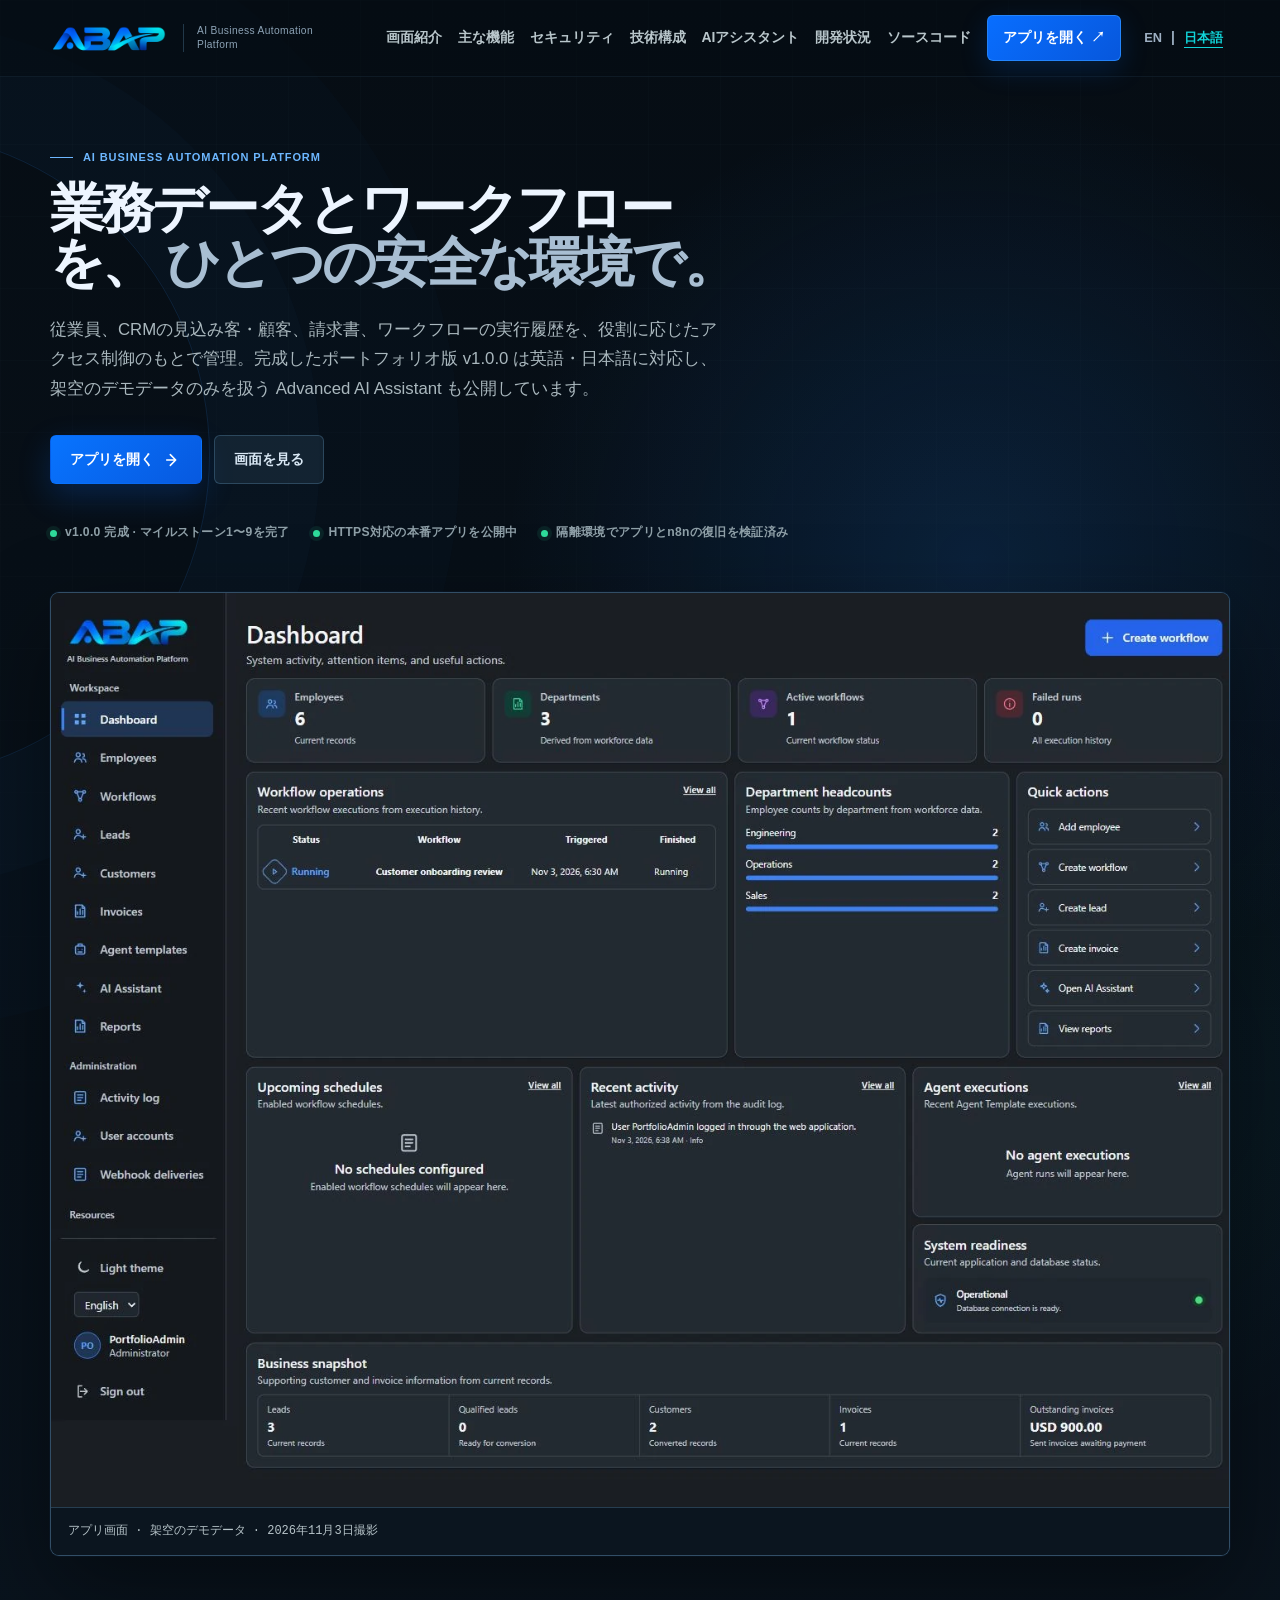
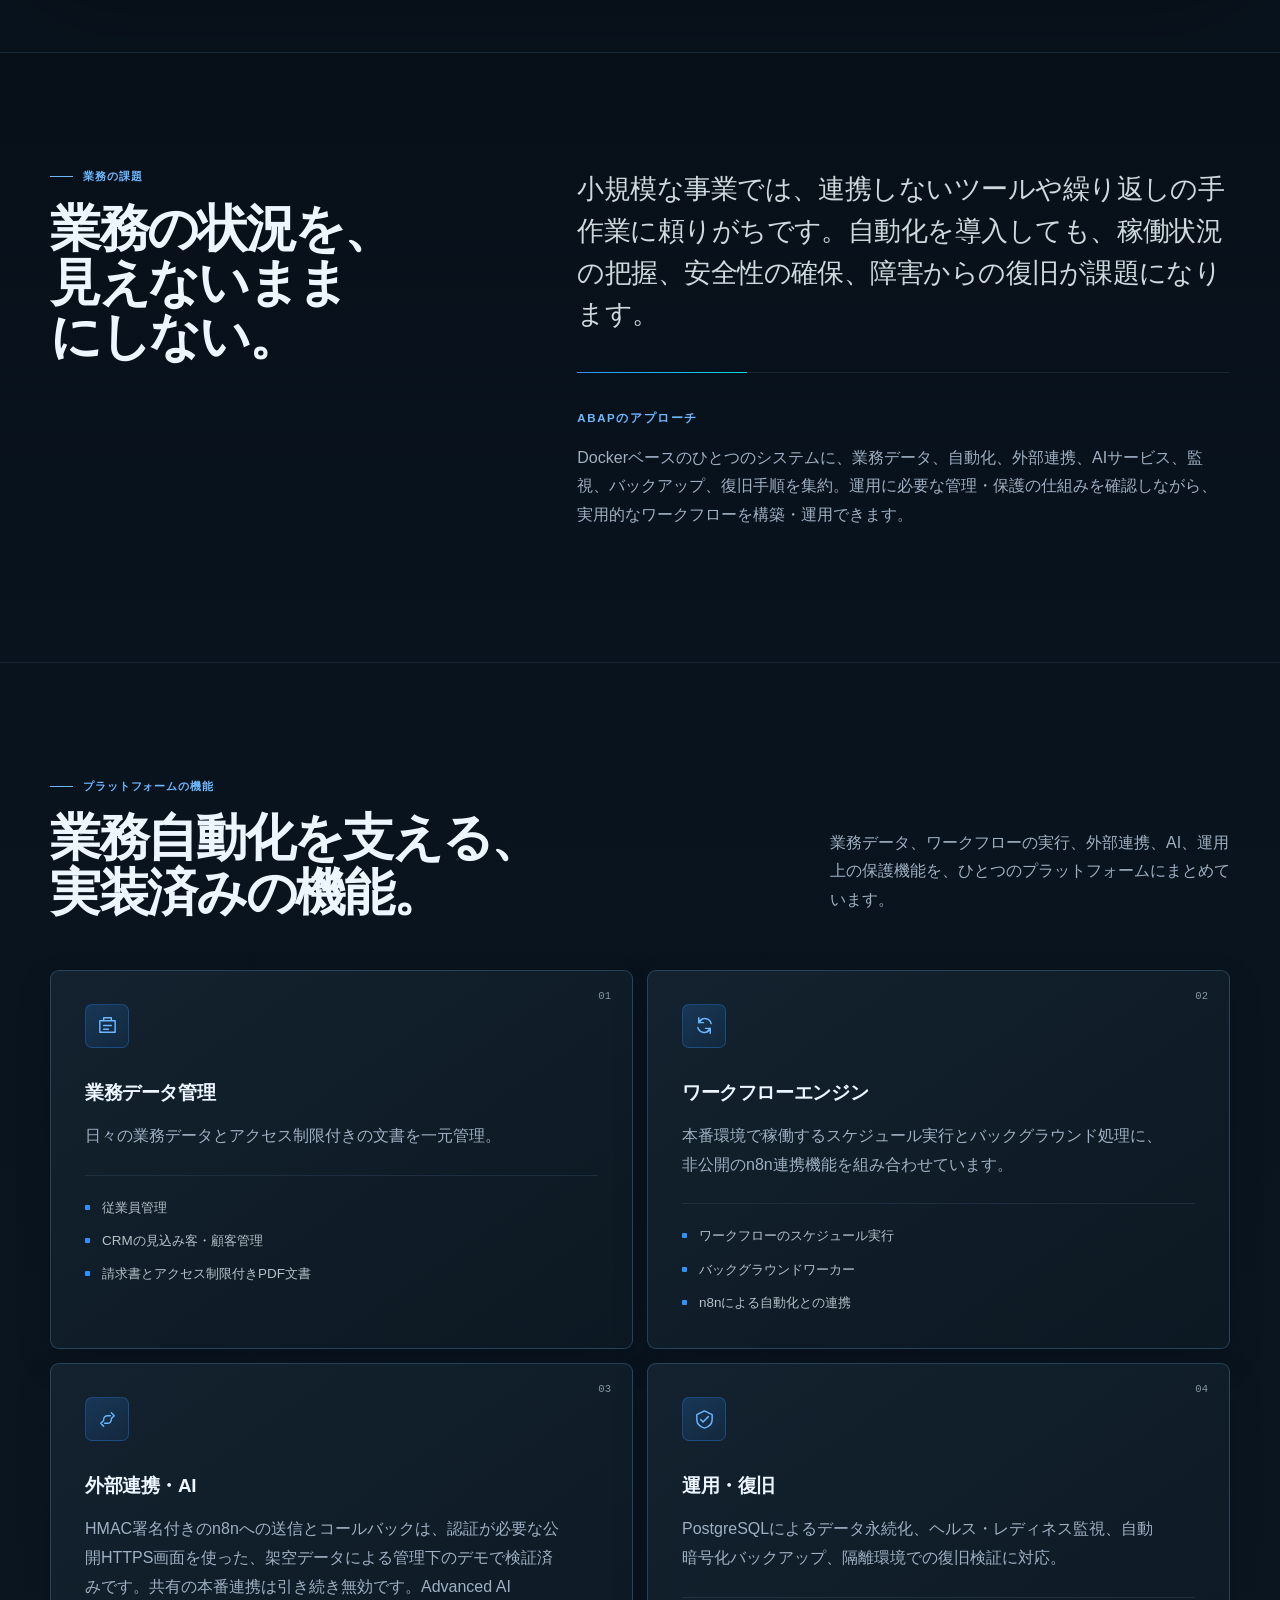
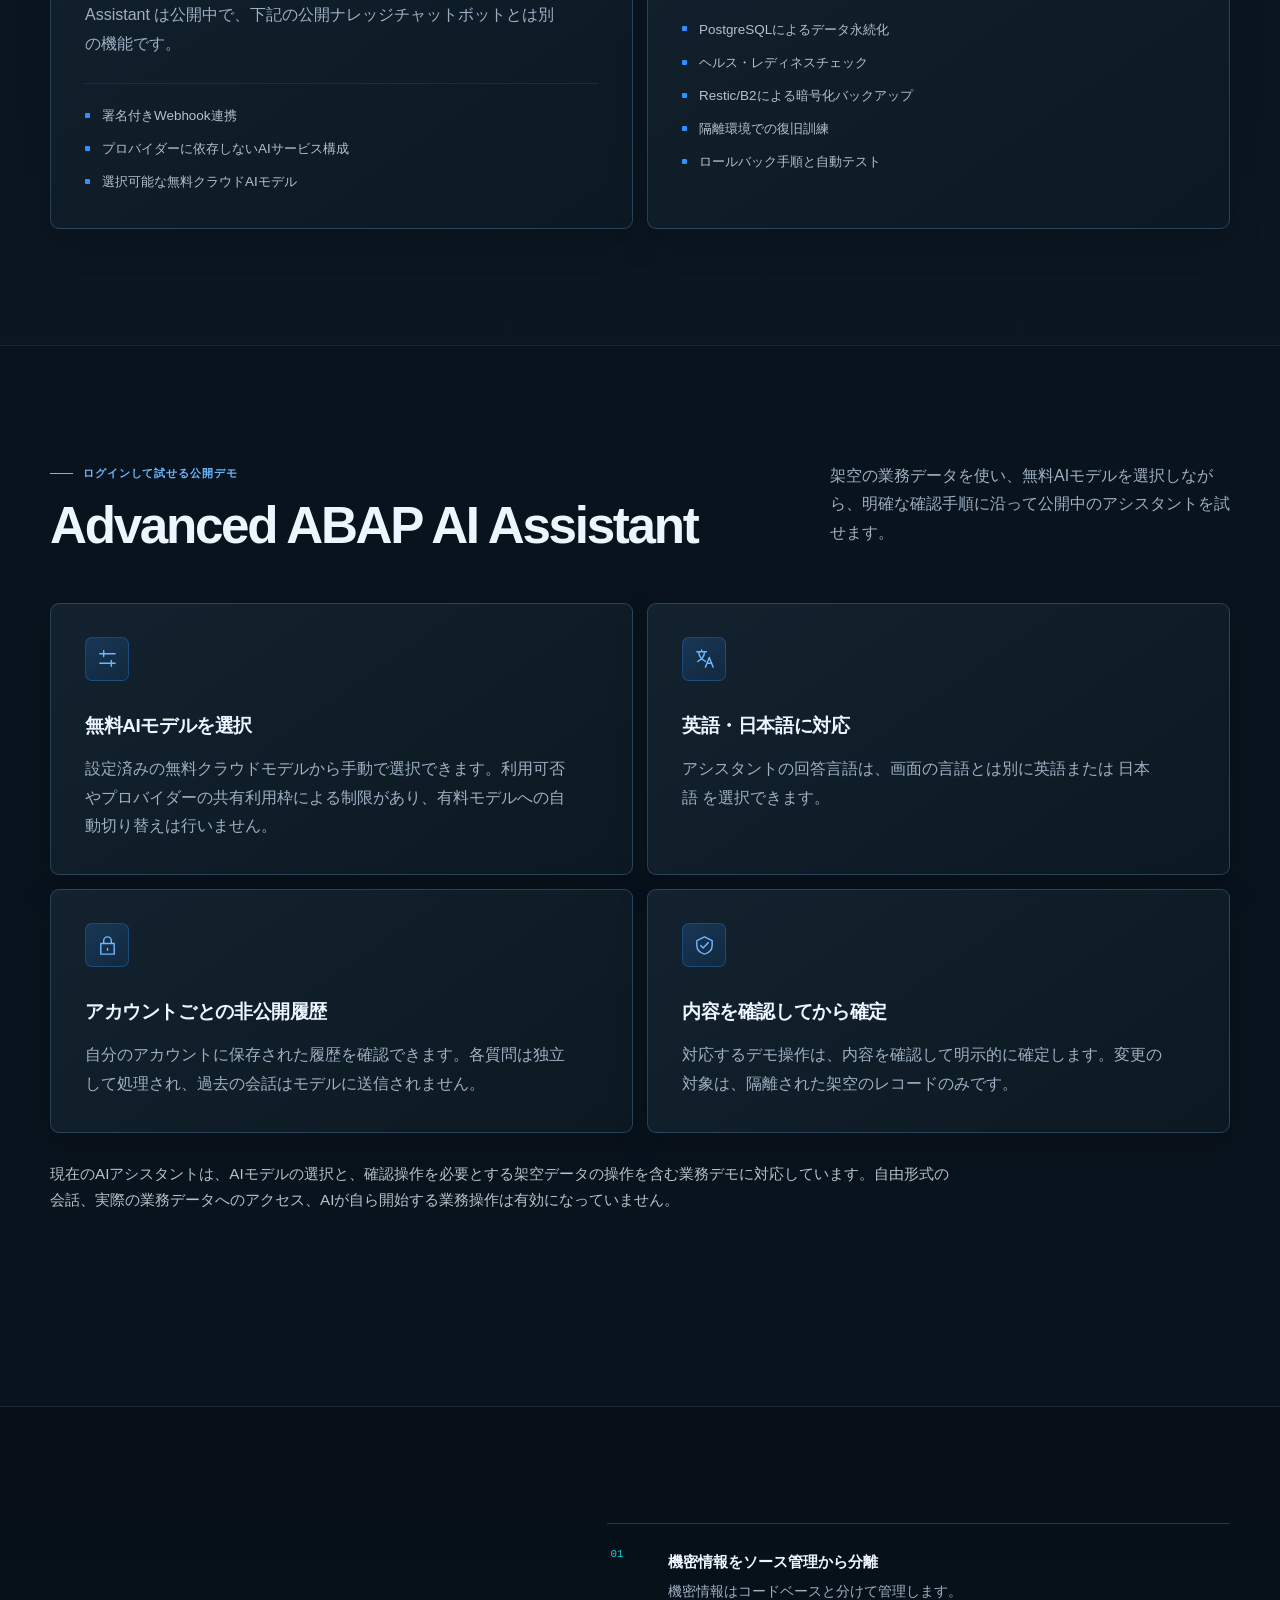
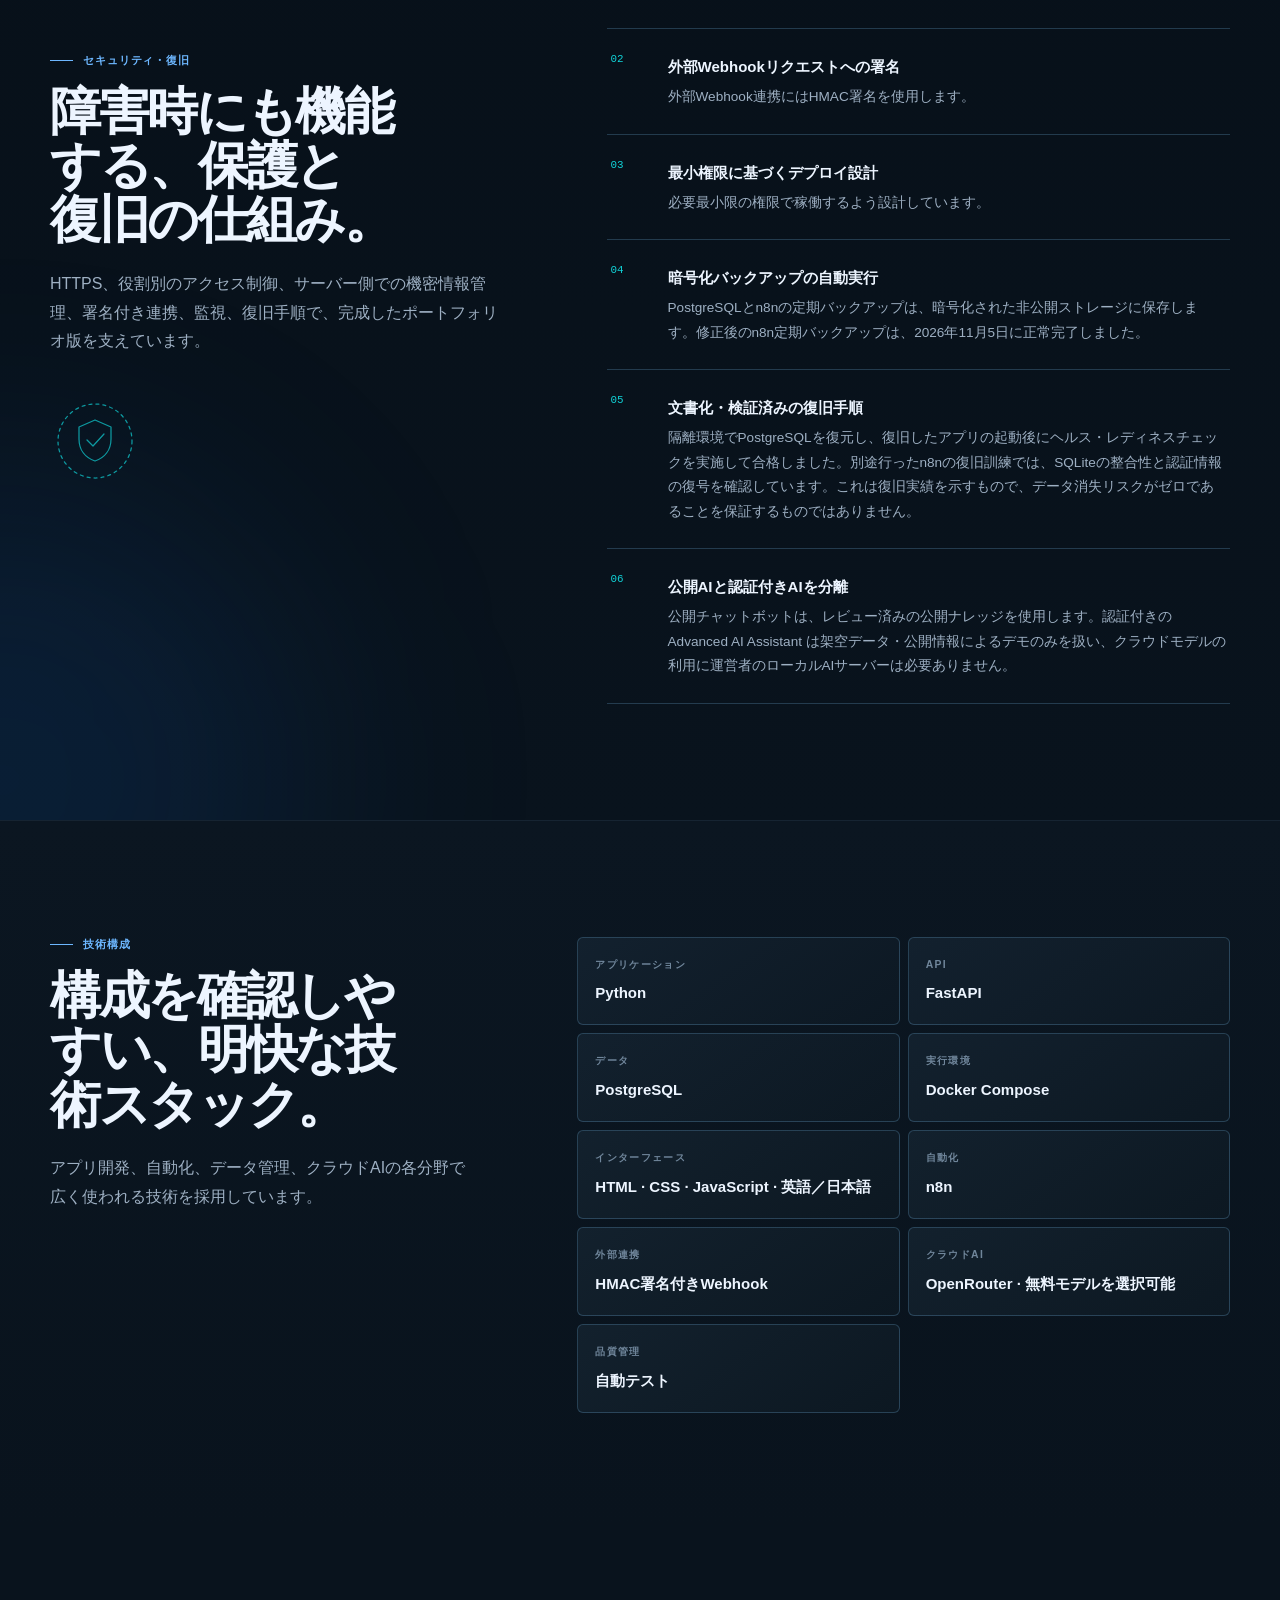
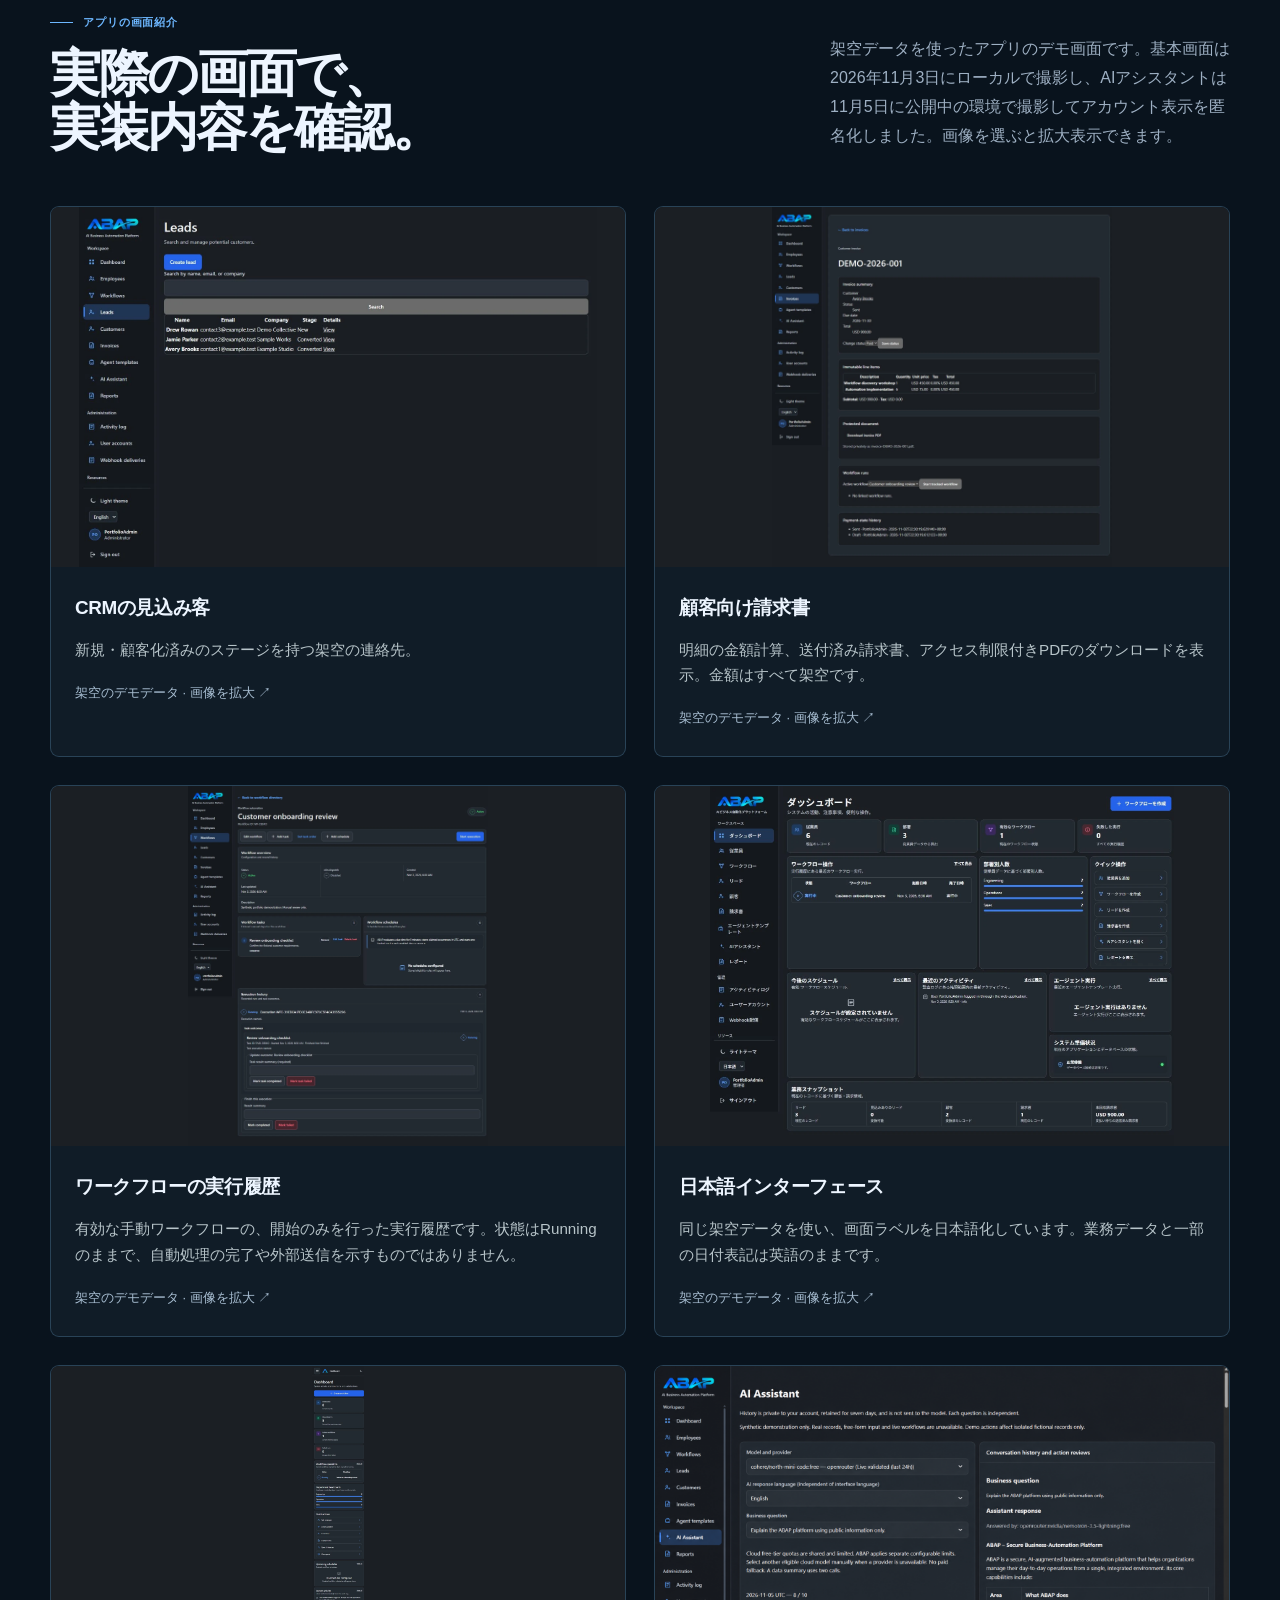
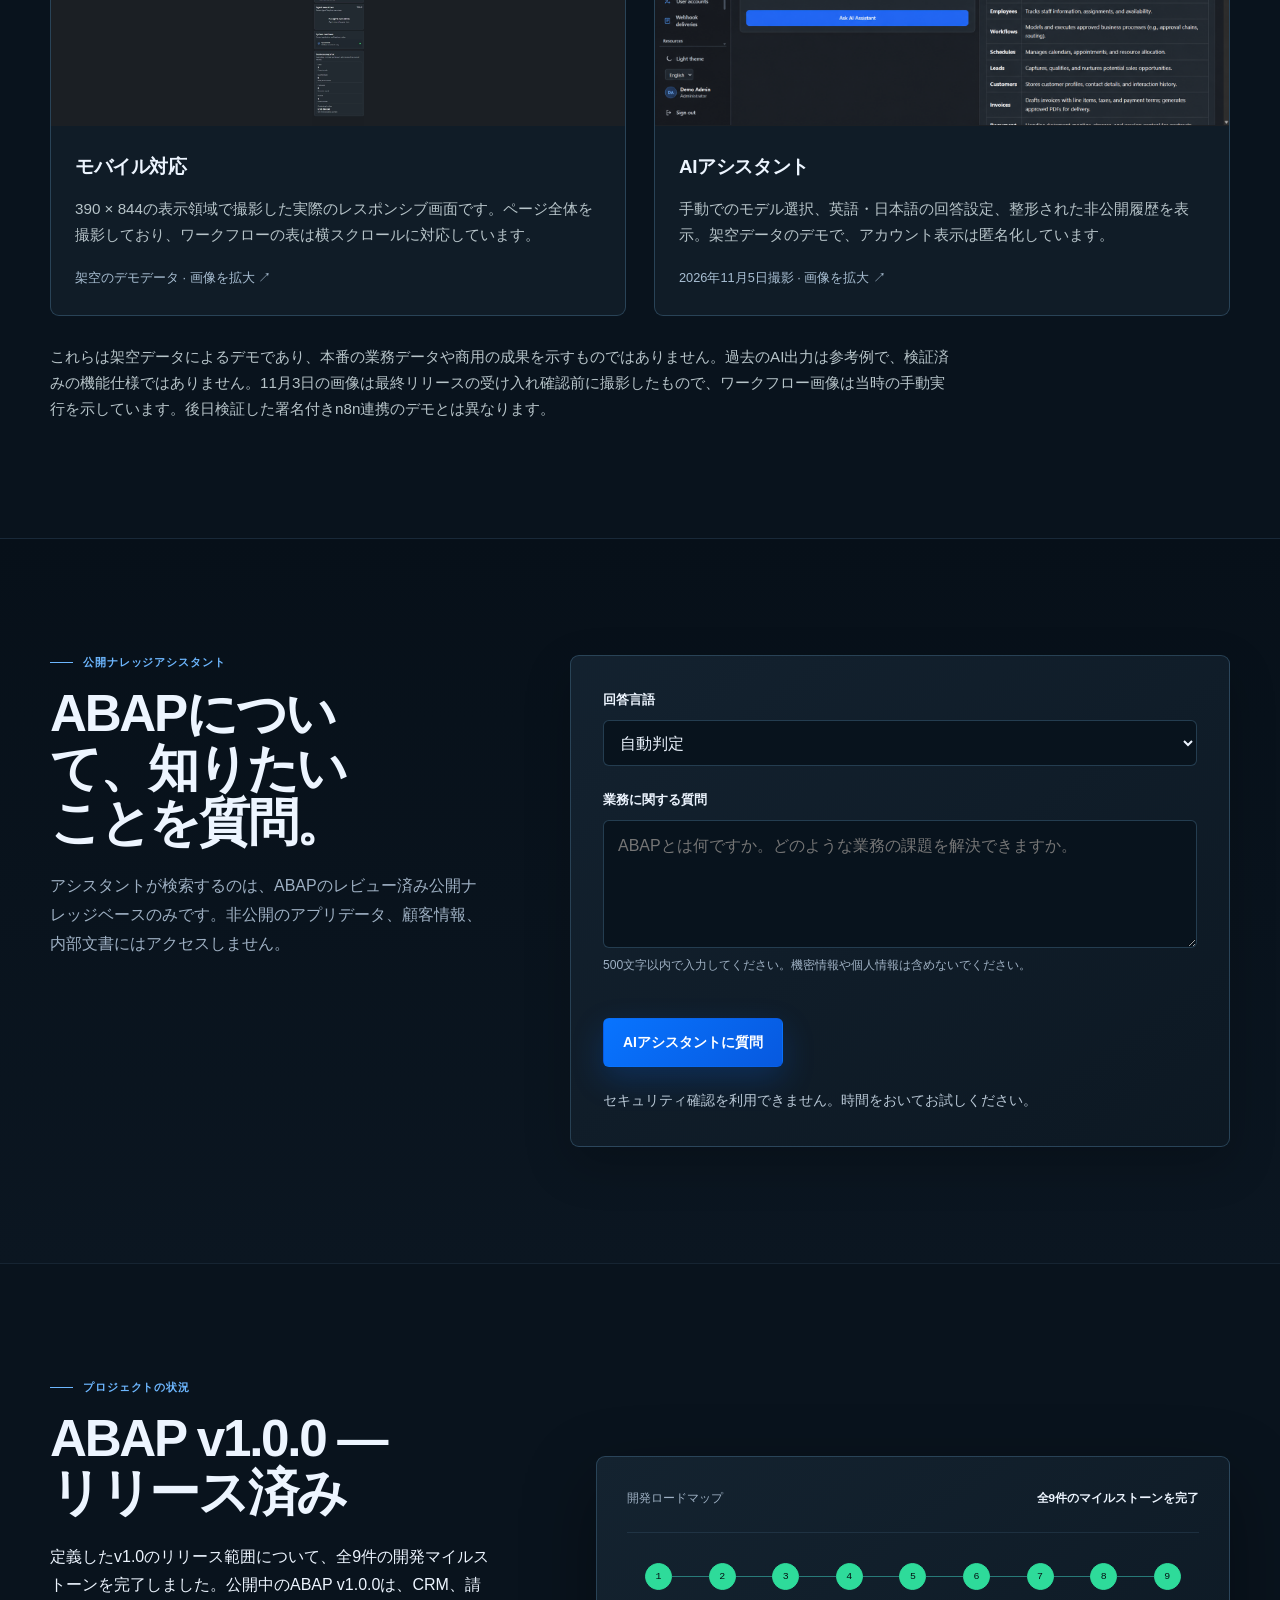
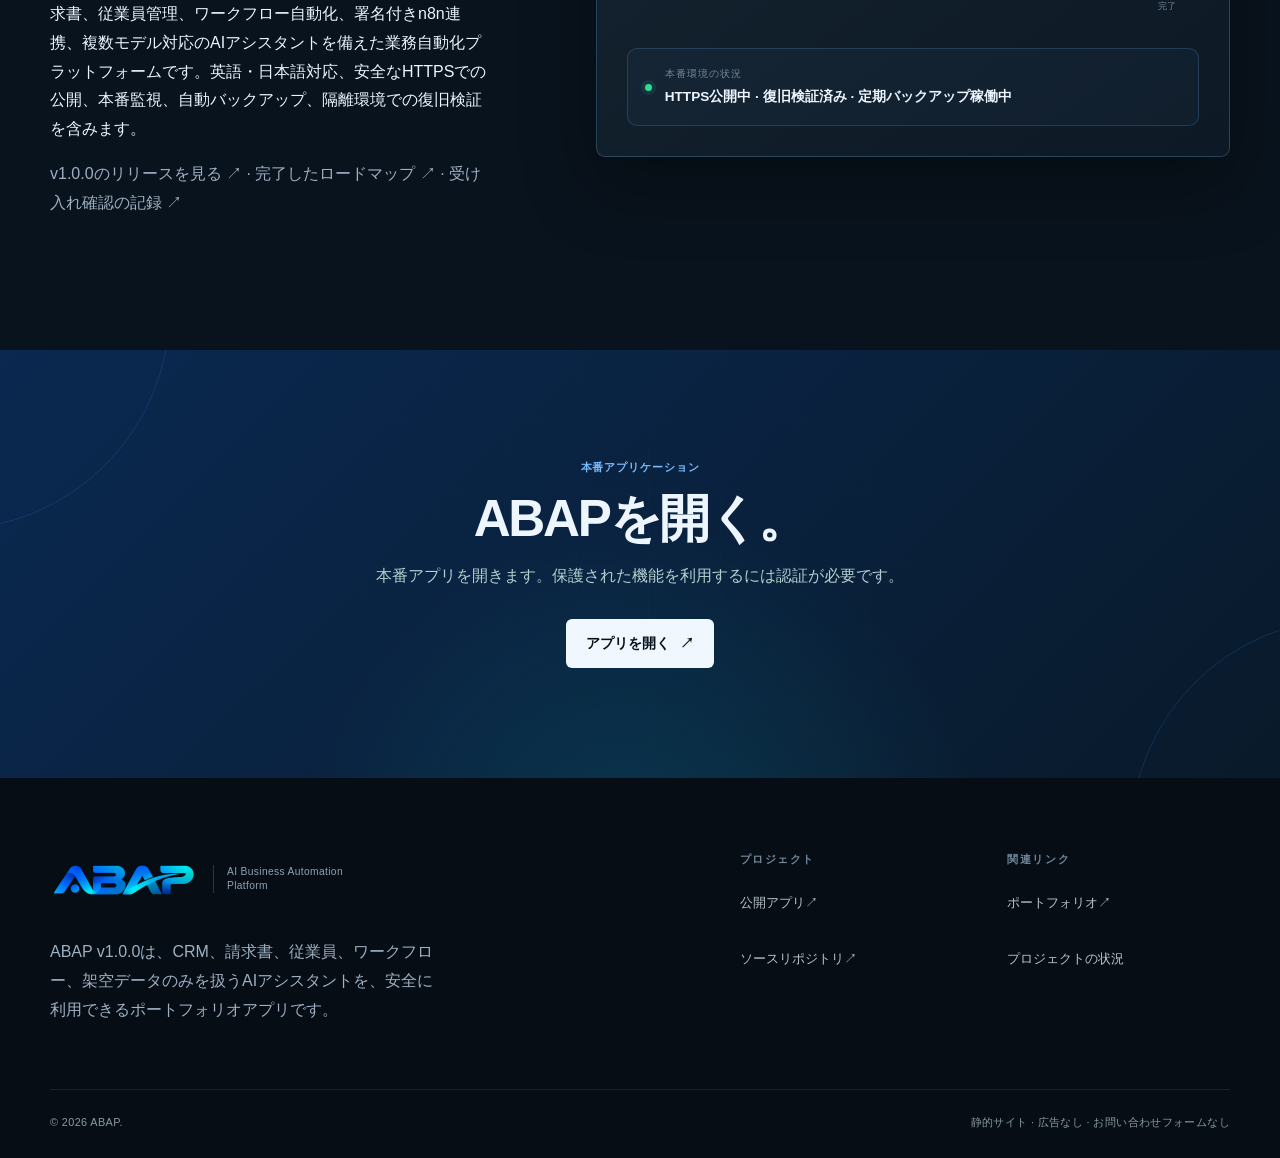
<file: ja/index.html>
<!doctype html>
<html lang="ja">
  <head>
    <meta charset="utf-8">
    <meta name="viewport" content="width=device-width, initial-scale=1">
    <title>ABAP — AI Business Automation Platform</title>
    <meta name="description" content="ABAP v1.0.0：CRM、請求書、従業員管理、署名付きn8nワークフロー、架空データ専用のAIアシスタント。復旧検証済みのポートフォリオ完成版です。">
    <meta name="theme-color" content="#0b1116">
    <meta name="color-scheme" content="dark">
    <meta name="robots" content="index, follow">
    <link rel="canonical" href="https://abap.dennisbasadre.com/ja/">
    <link rel="alternate" hreflang="en" href="https://abap.dennisbasadre.com/">
    <link rel="alternate" hreflang="ja" href="https://abap.dennisbasadre.com/ja/">
    <link rel="alternate" hreflang="x-default" href="https://abap.dennisbasadre.com/">
    <meta property="og:locale" content="ja_JP">
    <meta property="og:locale:alternate" content="en_US">
    <link rel="icon" href="/favicon.svg" type="image/svg+xml">

    <meta property="og:type" content="website">
    <meta property="og:site_name" content="ABAP">
    <meta property="og:title" content="ABAP — AI Business Automation Platform">
    <meta property="og:description" content="ABAP v1.0.0は、CRM、請求書、従業員、ワークフロー、架空データのみを扱うAIアシスタントを、安全に利用できるポートフォリオアプリです。">
    <meta property="og:url" content="https://abap.dennisbasadre.com/ja/">
    <meta name="twitter:card" content="summary">
    <meta name="twitter:title" content="ABAP — AI Business Automation Platform">
    <meta name="twitter:description" content="ABAP v1.0.0は、CRM、請求書、従業員、ワークフロー、架空データのみを扱うAIアシスタントを、安全に利用できるポートフォリオアプリです。">

    <link rel="stylesheet" href="/styles.css?v=localization-20261107">
    <script src="/public-rag-config.js"></script>
    <script src="/script.js?v=localization-20261107"></script>
    <script src="/public-rag-chat.js"></script>
  </head>
  <body>
    <a class="skip-link" href="#main-content">本文へスキップ</a>

    <header class="site-header" data-header>
      <div class="shell header-inner">
        <a class="brand" href="#top" aria-label="ABAP ホーム">
          <picture>
            <source srcset="/assets/abap-logo.webp" type="image/webp">
            <img class="brand-logo" src="/assets/abap-logo.png" width="120" height="40" alt="">
          </picture>
          <span class="brand-copy"><span>AI Business Automation Platform</span></span>
        </a>

        <button class="nav-toggle" type="button" aria-expanded="false" aria-controls="primary-navigation" aria-label="メニューを開く" data-nav-toggle>
          <span></span><span></span><span></span>
        </button>

        <nav class="primary-nav" id="primary-navigation" aria-label="メインナビゲーション" data-nav>
          <a href="#product-gallery">画面紹介</a>
          <a href="#capabilities">主な機能</a>
          <a href="#security">セキュリティ</a>
          <a href="#technology">技術構成</a>
          <a href="#assistant" data-public-rag-navigation hidden>AIアシスタント</a>
          <a href="#status">開発状況</a>
          <a href="https://github.com/Denxell17/AI-Business-Automation-Platform">ソースコード</a>
          <a class="nav-cta" href="https://app.dennisbasadre.com">アプリを開く <span aria-hidden="true">↗</span></a>
          <div class="language-switch" role="group" aria-label="表示言語">
            <a href="/" lang="en" hreflang="en" data-language="en" aria-label="英語で表示">EN</a>
            <span aria-hidden="true">|</span>
            <a href="/ja/" lang="ja" hreflang="ja" data-language="ja" aria-current="page" aria-label="日本語で表示">日本語</a>
          </div>
        </nav>
      </div>
    </header>

    <main id="main-content">
      <section class="hero" id="top" aria-labelledby="hero-title">
        <div class="hero-grid-overlay" aria-hidden="true"></div>
        <div class="shell hero-layout">
          <div class="hero-copy">
            <p class="eyebrow reveal">AI Business Automation Platform</p>
            <h1 id="hero-title" class="reveal reveal-delay-1">業務データとワークフローを、 <span>ひとつの安全な環境で。</span></h1>
            <p class="hero-summary reveal reveal-delay-2">従業員、CRMの見込み客・顧客、請求書、ワークフローの実行履歴を、役割に応じたアクセス制御のもとで管理。完成したポートフォリオ版 v1.0.0 は英語・日本語に対応し、架空のデモデータのみを扱う Advanced AI Assistant も公開しています。</p>
            <div class="hero-actions reveal reveal-delay-3">
              <a class="button button-primary" href="https://app.dennisbasadre.com">
                アプリを開く
                <svg viewBox="0 0 20 20" aria-hidden="true"><path d="m7 4 6 6-6 6M3 10h10" /></svg>
              </a>
              <a class="button button-secondary" href="#product-gallery">画面を見る</a>
            </div>
            <ul class="hero-facts reveal reveal-delay-3" aria-label="プロジェクトの概要">
              <li><span class="signal signal-complete"></span>v1.0.0 完成 · マイルストーン1〜9を完了</li>
              <li><span class="signal signal-complete"></span>HTTPS対応の本番アプリを公開中</li>
              <li><span class="signal signal-complete"></span>隔離環境でアプリとn8nの復旧を検証済み</li>
            </ul>
          </div>

          <figure class="preview-frame hero-product" aria-labelledby="hero-capture-caption">
            <a href="/assets/abap-dashboard-current-en.webp" aria-label="英語ダッシュボードの画像を拡大表示">
              <img class="product-screenshot" src="/assets/abap-dashboard-current-en.webp" width="1424" height="1105" fetchpriority="high" decoding="async" alt="架空の従業員6名、3部門、CRM・請求書の概要、実行中の手動ワークフローを表示したABAPダッシュボード。">
            </a>
            <figcaption id="hero-capture-caption">アプリ画面 · 架空のデモデータ · 2026年11月3日撮影</figcaption>
          </figure>
        </div>
      </section>

      <section class="section problem-solution" aria-labelledby="problem-title">
        <div class="shell split-layout">
          <div class="section-intro reveal">
            <p class="eyebrow">業務の課題</p>
            <h2 id="problem-title">業務の状況を、見えないままにしない。</h2>
          </div>
          <div class="problem-content reveal reveal-delay-1">
            <p class="lead">小規模な事業では、連携しないツールや繰り返しの手作業に頼りがちです。自動化を導入しても、稼働状況の把握、安全性の確保、障害からの復旧が課題になります。</p>
            <div class="problem-divider" aria-hidden="true"><span></span></div>
            <div class="solution-label"><span>ABAPのアプローチ</span></div>
            <p>Dockerベースのひとつのシステムに、業務データ、自動化、外部連携、AIサービス、監視、バックアップ、復旧手順を集約。運用に必要な管理・保護の仕組みを確認しながら、実用的なワークフローを構築・運用できます。</p>
          </div>
        </div>
      </section>

      <section class="section capabilities" id="capabilities" aria-labelledby="capabilities-title">
        <div class="shell">
          <div class="section-heading reveal">
            <div>
              <p class="eyebrow">プラットフォームの機能</p>
              <h2 id="capabilities-title">業務自動化を支える、実装済みの機能。</h2>
            </div>
            <p>業務データ、ワークフローの実行、外部連携、AI、運用上の保護機能を、ひとつのプラットフォームにまとめています。</p>
          </div>

          <div class="capability-grid">
            <article class="capability-card reveal">
              <div class="card-number">01</div>
              <div class="card-icon" aria-hidden="true"><svg viewBox="0 0 24 24"><path d="M4 7h16v12H4zM8 7V4h8v3M8 12h8m-8 4h5"/></svg></div>
              <h3>業務データ管理</h3>
              <p>日々の業務データとアクセス制限付きの文書を一元管理。</p>
              <ul>
                <li>従業員管理</li>
                <li>CRMの見込み客・顧客管理</li>
                <li>請求書とアクセス制限付きPDF文書</li>
              </ul>
            </article>

            <article class="capability-card reveal reveal-delay-1">
              <div class="card-number">02</div>
              <div class="card-icon" aria-hidden="true"><svg viewBox="0 0 24 24"><path d="M6 4v5m0 0h5M6 9l4-4m8 15v-5m0 0h-5m5 0-4 4M5 14a7 7 0 0 0 12 3M19 10A7 7 0 0 0 7 7"/></svg></div>
              <h3>ワークフローエンジン</h3>
              <p>本番環境で稼働するスケジュール実行とバックグラウンド処理に、非公開のn8n連携機能を組み合わせています。</p>
              <ul>
                <li>ワークフローのスケジュール実行</li>
                <li>バックグラウンドワーカー</li>
                <li>n8nによる自動化との連携</li>
              </ul>
            </article>

            <article class="capability-card reveal reveal-delay-2">
              <div class="card-number">03</div>
              <div class="card-icon" aria-hidden="true"><svg viewBox="0 0 24 24"><path d="M8 12a4 4 0 0 1 4-4h3m1-3 3 3-3 3M16 12a4 4 0 0 1-4 4H9m-1 3-3-3 3-3"/></svg></div>
              <h3>外部連携・AI</h3>
              <p>HMAC署名付きのn8nへの送信とコールバックは、認証が必要な公開HTTPS画面を使った、架空データによる管理下のデモで検証済みです。共有の本番連携は引き続き無効です。Advanced AI Assistant は公開中で、下記の公開ナレッジチャットボットとは別の機能です。</p>
              <ul>
                <li>署名付きWebhook連携</li>
                <li>プロバイダーに依存しないAIサービス構成</li>
                <li>選択可能な無料クラウドAIモデル</li>
              </ul>
            </article>

            <article class="capability-card reveal reveal-delay-3">
              <div class="card-number">04</div>
              <div class="card-icon" aria-hidden="true"><svg viewBox="0 0 24 24"><path d="M12 3 4 7v5c0 4.7 3.2 7.7 8 9 4.8-1.3 8-4.3 8-9V7zM8 12l2.5 2.5L16 9"/></svg></div>
              <h3>運用・復旧</h3>
              <p>PostgreSQLによるデータ永続化、ヘルス・レディネス監視、自動暗号化バックアップ、隔離環境での復旧検証に対応。</p>
              <ul>
                <li>PostgreSQLによるデータ永続化</li>
                <li>ヘルス・レディネスチェック</li>
                <li>Restic/B2による暗号化バックアップ</li>
                <li>隔離環境での復旧訓練</li>
                <li>ロールバック手順と自動テスト</li>
              </ul>
            </article>
          </div>
        </div>
      </section>

      <section class="section advanced-assistant" id="advanced-assistant" aria-labelledby="advanced-assistant-title">
        <div class="shell">
          <div class="section-heading reveal">
            <div>
              <p class="eyebrow">ログインして試せる公開デモ</p>
              <h2 id="advanced-assistant-title">Advanced ABAP AI Assistant</h2>
            </div>
            <p>架空の業務データを使い、無料AIモデルを選択しながら、明確な確認手順に沿って公開中のアシスタントを試せます。</p>
          </div>

          <div class="capability-grid">
            <article class="capability-card reveal">
              <div class="card-icon" aria-hidden="true"><svg viewBox="0 0 24 24"><path d="M4 7h16M4 17h16M8 4v6m8 4v6"/></svg></div>
              <h3>無料AIモデルを選択</h3>
              <p>設定済みの無料クラウドモデルから手動で選択できます。利用可否やプロバイダーの共有利用枠による制限があり、有料モデルへの自動切り替えは行いません。</p>
            </article>
            <article class="capability-card reveal reveal-delay-1">
              <div class="card-icon" aria-hidden="true"><svg viewBox="0 0 24 24"><path d="M4 5h10M9 3v2m-3 0c0 5 3 8 7 10M12 5c0 5-3 8-7 10m8 6 4-10 4 10m-6-4h4"/></svg></div>
              <h3>英語・日本語に対応</h3>
              <p>アシスタントの回答言語は、画面の言語とは別に英語または <span lang="ja">日本語</span> を選択できます。</p>
            </article>
            <article class="capability-card reveal">
              <div class="card-icon" aria-hidden="true"><svg viewBox="0 0 24 24"><path d="M5 10h14v11H5zM8 10V7a4 4 0 0 1 8 0v3m-4 5v2"/></svg></div>
              <h3>アカウントごとの非公開履歴</h3>
              <p>自分のアカウントに保存された履歴を確認できます。各質問は独立して処理され、過去の会話はモデルに送信されません。</p>
            </article>
            <article class="capability-card reveal reveal-delay-1">
              <div class="card-icon" aria-hidden="true"><svg viewBox="0 0 24 24"><path d="M12 3 4 7v5c0 4.7 3.2 7.7 8 9 4.8-1.3 8-4.3 8-9V7zM8 12l2.5 2.5L16 9"/></svg></div>
              <h3>内容を確認してから確定</h3>
              <p>対応するデモ操作は、内容を確認して明示的に確定します。変更の対象は、隔離された架空のレコードのみです。</p>
            </article>
          </div>

          <p class="gallery-note">現在のAIアシスタントは、AIモデルの選択と、確認操作を必要とする架空データの操作を含む業務デモに対応しています。自由形式の会話、実際の業務データへのアクセス、AIが自ら開始する業務操作は有効になっていません。</p>

<div class="advanced-assistant-actions reveal">
            <a class="button button-primary" href="https://app.dennisbasadre.com/ai-assistant/advanced" aria-describedby="advanced-assistant-access">Advanced AI Assistant を試す <span aria-hidden="true">↗</span></a>
            <p id="advanced-assistant-access">利用権限のあるABAPアカウントでのログインが必要です。<br>現在は架空のデモデータのみを使用しています。</p>
          </div>
        </div>
      </section>

      <section class="section security" id="security" aria-labelledby="security-title">
        <div class="security-glow" aria-hidden="true"></div>
        <div class="shell security-layout">
          <div class="security-copy reveal">
            <p class="eyebrow">セキュリティ・復旧</p>
            <h2 id="security-title">障害時にも機能する、保護と復旧の仕組み。</h2>
            <p>HTTPS、役割別のアクセス制御、サーバー側での機密情報管理、署名付き連携、監視、復旧手順で、完成したポートフォリオ版を支えています。</p>
            <div class="security-seal" aria-hidden="true">
              <svg viewBox="0 0 86 86"><circle cx="43" cy="43" r="37"/><path d="M43 22 27 29v12c0 11 6.4 18.7 16 22 9.6-3.3 16-11 16-22V29zM35 42l6 6 11-12"/></svg>
            </div>
          </div>

          <ol class="principle-list reveal reveal-delay-1">
            <li><span>01</span><div><strong>機密情報をソース管理から分離</strong><p>機密情報はコードベースと分けて管理します。</p></div></li>
            <li><span>02</span><div><strong>外部Webhookリクエストへの署名</strong><p>外部Webhook連携にはHMAC署名を使用します。</p></div></li>
            <li><span>03</span><div><strong>最小権限に基づくデプロイ設計</strong><p>必要最小限の権限で稼働するよう設計しています。</p></div></li>
            <li><span>04</span><div><strong>暗号化バックアップの自動実行</strong><p>PostgreSQLとn8nの定期バックアップは、暗号化された非公開ストレージに保存します。修正後のn8n定期バックアップは、2026年11月5日に正常完了しました。</p></div></li>
            <li><span>05</span><div><strong>文書化・検証済みの復旧手順</strong><p>隔離環境でPostgreSQLを復元し、復旧したアプリの起動後にヘルス・レディネスチェックを実施して合格しました。別途行ったn8nの復旧訓練では、SQLiteの整合性と認証情報の復号を確認しています。これは復旧実績を示すもので、データ消失リスクがゼロであることを保証するものではありません。</p></div></li>
            <li><span>06</span><div><strong>公開AIと認証付きAIを分離</strong><p>公開チャットボットは、レビュー済みの公開ナレッジを使用します。認証付きの Advanced AI Assistant は架空データ・公開情報によるデモのみを扱い、クラウドモデルの利用に運営者のローカルAIサーバーは必要ありません。</p></div></li>
          </ol>
        </div>
      </section>

      <section class="section technology" id="technology" aria-labelledby="technology-title">
        <div class="shell technology-layout">
          <div class="section-intro reveal">
            <p class="eyebrow">技術構成</p>
            <h2 id="technology-title">構成を確認しやすい、明快な技術スタック。</h2>
            <p>アプリ開発、自動化、データ管理、クラウドAIの各分野で広く使われる技術を採用しています。</p>
          </div>
          <ul class="technology-list reveal reveal-delay-1" aria-label="技術スタック">
            <li><span>アプリケーション</span><strong>Python</strong></li>
            <li><span>API</span><strong>FastAPI</strong></li>
            <li><span>データ</span><strong>PostgreSQL</strong></li>
            <li><span>実行環境</span><strong>Docker Compose</strong></li>
            <li><span>インターフェース</span><strong>HTML · CSS · JavaScript · 英語／日本語</strong></li>
            <li><span>自動化</span><strong>n8n</strong></li>
            <li><span>外部連携</span><strong>HMAC署名付きWebhook</strong></li>
            <li><span>クラウドAI</span><strong>OpenRouter · 無料モデルを選択可能</strong></li>
            <li><span>品質管理</span><strong>自動テスト</strong></li>
          </ul>
        </div>
      </section>

      <section class="section product-preview" id="product-gallery" aria-labelledby="preview-title">
        <div class="shell">
          <div class="section-heading">
            <div><p class="eyebrow">アプリの画面紹介</p><h2 id="preview-title">実際の画面で、実装内容を確認。</h2></div>
            <p>架空データを使ったアプリのデモ画面です。基本画面は2026年11月3日にローカルで撮影し、AIアシスタントは11月5日に公開中の環境で撮影してアカウント表示を匿名化しました。画像を選ぶと拡大表示できます。</p>
          </div>
          <div class="product-gallery">
            <figure class="gallery-card">
              <a class="gallery-image" href="/assets/abap-crm-current-en.webp" aria-label="CRMの見込み客一覧の画像を拡大表示"><img src="/assets/abap-crm-current-en.webp" width="1440" height="1000" loading="lazy" decoding="async" alt="架空の連絡先3件とexample.testのメールアドレスを表示したCRMの見込み客一覧。"></a>
              <figcaption><h3>CRMの見込み客</h3><p>新規・顧客化済みのステージを持つ架空の連絡先。</p><span>架空のデモデータ · 画像を拡大 ↗</span></figcaption>
            </figure>
            <figure class="gallery-card">
              <a class="gallery-image" href="/assets/abap-invoice-current-en.webp" aria-label="顧客向け請求書の画像を拡大表示"><img src="/assets/abap-invoice-current-en.webp" width="1424" height="1512" loading="lazy" decoding="async" alt="合計USD 900の明細とアクセス制限付き文書のダウンロード機能を示す、架空の請求書DEMO-2026-001。"></a>
              <figcaption><h3>顧客向け請求書</h3><p>明細の金額計算、送付済み請求書、アクセス制限付きPDFのダウンロードを表示。金額はすべて架空です。</p><span>架空のデモデータ · 画像を拡大 ↗</span></figcaption>
            </figure>
            <figure class="gallery-card">
              <a class="gallery-image" href="/assets/abap-workflow-current-en.webp" aria-label="実行履歴付きワークフローの画像を拡大表示"><img src="/assets/abap-workflow-current-en.webp" width="1424" height="1710" loading="lazy" decoding="async" alt="1件のタスクと実行中の履歴がある手動オンボーディングワークフロー。撮影時点ではn8nへの送信は無効で、スケジュールは未設定。"></a>
              <figcaption><h3>ワークフローの実行履歴</h3><p>有効な手動ワークフローの、開始のみを行った実行履歴です。状態はRunningのままで、自動処理の完了や外部送信を示すものではありません。</p><span>架空のデモデータ · 画像を拡大 ↗</span></figcaption>
            </figure>
            <figure class="gallery-card">
              <a class="gallery-image" href="/assets/abap-dashboard-current-ja.webp" aria-label="日本語インターフェースの画像を拡大表示"><img src="/assets/abap-dashboard-current-ja.webp" width="1424" height="1105" loading="lazy" decoding="async" alt="画面ラベルを日本語化し、架空の英語業務データをそのまま表示したABAPダッシュボード。"></a>
              <figcaption><h3>日本語インターフェース</h3><p>同じ架空データを使い、画面ラベルを日本語化しています。業務データと一部の日付表記は英語のままです。</p><span>架空のデモデータ · 画像を拡大 ↗</span></figcaption>
            </figure>
            <figure class="gallery-card">
              <a class="gallery-image" href="/assets/abap-dashboard-mobile-en.webp" aria-label="モバイル表示の画像を拡大表示"><img src="/assets/abap-dashboard-mobile-en.webp" width="375" height="2567" loading="lazy" decoding="async" alt="集計カードと運用パネルを縦に配置した、ABAPダッシュボードのモバイル全画面キャプチャ。"></a>
              <figcaption><h3>モバイル対応</h3><p>390 × 844の表示領域で撮影した実際のレスポンシブ画面です。ページ全体を撮影しており、ワークフローの表は横スクロールに対応しています。</p><span>架空のデモデータ · 画像を拡大 ↗</span></figcaption>
            </figure>
            <figure class="gallery-card">
              <a class="gallery-image" href="/assets/abap-ai-assistant-demo.png" aria-label="AIアシスタントのデモ画像を拡大表示"><img src="/assets/abap-ai-assistant-demo.png" width="1586" height="992" loading="lazy" decoding="async" alt="モデル選択、英語・日本語の回答設定、整形された履歴、Demo Adminのアカウント表示がある、ABAP AI Assistantの架空データによるデモ。"></a>
              <figcaption><h3>AIアシスタント</h3><p>手動でのモデル選択、英語・日本語の回答設定、整形された非公開履歴を表示。架空データのデモで、アカウント表示は匿名化しています。</p><span>2026年11月5日撮影 · 画像を拡大 ↗</span></figcaption>
            </figure>
          </div>
          <p class="gallery-note">これらは架空データによるデモであり、本番の業務データや商用の成果を示すものではありません。過去のAI出力は参考例で、検証済みの機能仕様ではありません。11月3日の画像は最終リリースの受け入れ確認前に撮影したもので、ワークフロー画像は当時の手動実行を示しています。後日検証した署名付きn8n連携のデモとは異なります。</p>
        </div>
      </section>

      <section class="section public-rag" id="assistant" aria-labelledby="public-rag-title" data-public-rag-section hidden>
        <div class="shell public-rag-layout">
          <div class="section-intro reveal">
            <p class="eyebrow">公開ナレッジアシスタント</p>
            <h2 id="public-rag-title">ABAPについて、知りたいことを質問。</h2>
            <p>アシスタントが検索するのは、ABAPのレビュー済み公開ナレッジベースのみです。非公開のアプリデータ、顧客情報、内部文書にはアクセスしません。</p>
          </div>

          <div class="public-rag-panel reveal reveal-delay-1">
            <form id="public-rag-form" data-endpoint="https://app.dennisbasadre.com/api/public/rag/chat" novalidate>
              <div class="public-rag-field">
                <label for="public-rag-language">回答言語</label>
                <select id="public-rag-language" name="language">
                  <option value="auto">自動判定</option>
                  <option value="en">英語</option>
                  <option value="ja">日本語</option>
                </select>
              </div>

              <div class="public-rag-field">
                <label for="public-rag-question">業務に関する質問</label>
                <textarea id="public-rag-question" name="question" rows="4" maxlength="500" placeholder="ABAPとは何ですか。どのような業務の課題を解決できますか。" required></textarea>
                <small>500文字以内で入力してください。機密情報や個人情報は含めないでください。</small>
              </div>

              <div class="public-rag-turnstile" data-public-rag-turnstile aria-label="セキュリティ確認"></div>
              <input type="hidden" name="turnstile_token" value="">

              <button class="button button-primary" type="submit">AIアシスタントに質問</button>
              <p class="public-rag-status" id="public-rag-status" role="status" aria-live="polite"></p>
            </form>

            <section class="public-rag-answer" id="public-rag-answer" aria-labelledby="public-rag-answer-title" tabindex="-1" hidden>
              <h3 id="public-rag-answer-title">アシスタントの回答</h3>
              <p data-public-rag-answer></p>
              <div class="public-rag-sources" data-public-rag-sources></div>
            </section>
          </div>
        </div>
      </section>

      <section class="section status" id="status" aria-labelledby="status-title">
        <div class="shell status-layout">
          <div class="status-copy reveal">
            <p class="eyebrow">プロジェクトの状況</p>
            <h2 id="status-title">ABAP v1.0.0 — リリース済み</h2>
            <p>定義したv1.0のリリース範囲について、全9件の開発マイルストーンを完了しました。公開中のABAP v1.0.0は、CRM、請求書、従業員管理、ワークフロー自動化、署名付きn8n連携、複数モデル対応のAIアシスタントを備えた業務自動化プラットフォームです。英語・日本語対応、安全なHTTPSでの公開、本番監視、自動バックアップ、隔離環境での復旧検証を含みます。</p>
            <p><a href="https://github.com/Denxell17/AI-Business-Automation-Platform/releases/tag/v1.0.0">v1.0.0のリリースを見る ↗</a> · <a href="https://github.com/Denxell17/AI-Business-Automation-Platform/blob/main/docs/roadmap/full-platform-completion-roadmap.md">完了したロードマップ ↗</a> · <a href="https://github.com/Denxell17/AI-Business-Automation-Platform/blob/69a21d7/docs/deployment/final-platform-acceptance-20261104.md">受け入れ確認の記録 ↗</a></p>
          </div>
          <div class="roadmap reveal reveal-delay-1" aria-label="マイルストーンの進捗">
            <div class="roadmap-topline"><span>開発ロードマップ</span><strong>全9件のマイルストーンを完了</strong></div>
            <ol>
              <li class="complete" aria-label="マイルストーン1 完了"><span>1</span><small>完了</small></li>
              <li class="complete" aria-label="マイルストーン2 完了"><span>2</span><small>完了</small></li>
              <li class="complete" aria-label="マイルストーン3 完了"><span>3</span><small>完了</small></li>
              <li class="complete" aria-label="マイルストーン4 完了"><span>4</span><small>完了</small></li>
              <li class="complete" aria-label="マイルストーン5 完了"><span>5</span><small>完了</small></li>
              <li class="complete" aria-label="マイルストーン6 承認済みの範囲を完了"><span>6</span><small>完了</small></li>
              <li class="complete" aria-label="マイルストーン7 承認済みの範囲を完了"><span>7</span><small>完了</small></li>
              <li class="complete" aria-label="マイルストーン8 承認済みの範囲を完了"><span>8</span><small>完了</small></li>
              <li class="complete" aria-label="マイルストーン9 承認済みの範囲を完了"><span>9</span><small>完了</small></li>
            </ol>
            <div class="current-milestone">
              <span class="signal signal-complete"></span>
              <div><small>本番環境の状況</small><strong>HTTPS公開中 · 復旧検証済み · 定期バックアップ稼働中</strong></div>
            </div>
          </div>
        </div>
      </section>

      <section class="cta-section" aria-labelledby="cta-title">
        <div class="cta-grid" aria-hidden="true"></div>
        <div class="shell cta-content reveal">
          <p class="eyebrow">本番アプリケーション</p>
          <h2 id="cta-title">ABAPを開く。</h2>
          <p>本番アプリを開きます。保護された機能を利用するには認証が必要です。</p>
          <a class="button button-light" href="https://app.dennisbasadre.com">アプリを開く <span aria-hidden="true">↗</span></a>
        </div>
      </section>
    </main>


    <dialog class="screenshot-viewer" data-screenshot-viewer aria-labelledby="screenshot-viewer-title" aria-describedby="screenshot-viewer-caption">
      <div class="screenshot-viewer-content">
        <div class="screenshot-viewer-toolbar">
          <h2 id="screenshot-viewer-title">スクリーンショットのプレビュー</h2>
          <button class="screenshot-viewer-close" type="button" data-screenshot-close aria-label="スクリーンショットのプレビューを閉じる">×</button>
        </div>
        <img class="screenshot-viewer-image" data-screenshot-image alt="">
        <p id="screenshot-viewer-caption" data-screenshot-caption></p>
        <a class="screenshot-viewer-original" data-screenshot-original target="_blank" rel="noopener noreferrer">元の画像をフル解像度で開く（新しいタブ）↗</a>
      </div>
    </dialog>

    <footer class="site-footer">
      <div class="shell footer-main">
        <div class="footer-brand">
          <a class="brand" href="#top" aria-label="ABAP ホーム">
            <picture>
              <source srcset="/assets/abap-logo.webp" type="image/webp">
              <img class="brand-logo brand-logo-footer" src="/assets/abap-logo.png" width="150" height="50" alt="">
            </picture>
            <span class="brand-copy"><span>AI Business Automation Platform</span></span>
          </a>
          <p>ABAP v1.0.0は、CRM、請求書、従業員、ワークフロー、架空データのみを扱うAIアシスタントを、安全に利用できるポートフォリオアプリです。</p>
        </div>
        <div class="footer-links">
          <div><h2>プロジェクト</h2><a href="https://app.dennisbasadre.com">公開アプリ <span aria-hidden="true">↗</span></a><a href="https://github.com/Denxell17/AI-Business-Automation-Platform">ソースリポジトリ <span aria-hidden="true">↗</span></a></div>
          <div><h2>関連リンク</h2><a href="https://dennisbasadre.com">ポートフォリオ <span aria-hidden="true">↗</span></a><a href="#status">プロジェクトの状況</a></div>
        </div>
      </div>
      <div class="shell footer-bottom">
        <p>© <span data-year>2026</span> ABAP.</p>
        <p>静的サイト · 広告なし · お問い合わせフォームなし</p>
      </div>
    </footer>
  </body>
</html>
</file>
<file: styles.css>
:root {
  --ink: #edf5ff;
  --muted: #9eb0c3;
  --dim: #70869b;
  --bg: #09131d;
  --bg-deep: #060d14;
  --surface: #101c27;
  --surface-2: #142330;
  --line: rgba(103, 145, 178, 0.16);
  --line-strong: rgba(105, 161, 204, 0.29);
  --blue: #2f91ff;
  --blue-bright: #6db7ff;
  --teal: #11d3d8;
  --shell: 1180px;
  --radius: 9px;
  --shadow: 0 26px 70px rgba(0, 0, 0, 0.36);
}

*, *::before, *::after { box-sizing: border-box; }
html { scroll-behavior: smooth; scroll-padding-top: 88px; }
body { margin: 0; min-width: 320px; color: var(--ink); background: var(--bg); font-family: Inter, ui-sans-serif, system-ui, -apple-system, BlinkMacSystemFont, "Segoe UI", sans-serif; font-size: 16px; line-height: 1.6; -webkit-font-smoothing: antialiased; }
body.nav-open { overflow: hidden; }
a { color: inherit; text-decoration: none; }
button, a { -webkit-tap-highlight-color: transparent; }
button { font: inherit; }
svg { display: block; }
.skip-link { position: fixed; z-index: 100; top: 12px; left: 12px; padding: 10px 16px; color: var(--bg-deep); background: var(--teal); border-radius: 8px; font-weight: 700; transform: translateY(-160%); transition: transform 180ms ease; }
.skip-link:focus { transform: translateY(0); }
:focus-visible { outline: 3px solid var(--teal); outline-offset: 4px; }
.shell { width: min(calc(100% - 48px), var(--shell)); margin-inline: auto; }

.site-header { position: fixed; z-index: 50; inset: 0 0 auto; border-bottom: 1px solid rgba(105,161,204,.09); background: rgba(6,13,20,.62); transition: background-color 220ms ease, border-color 220ms ease, backdrop-filter 220ms ease; }
.site-header.is-scrolled { background: rgba(6, 13, 20, 0.92); border-color: var(--line-strong); -webkit-backdrop-filter: blur(18px); backdrop-filter: blur(18px); }
.header-inner { min-height: 76px; display: flex; align-items: center; justify-content: space-between; gap: 28px; }
.brand { display: inline-flex; align-items: center; gap: 13px; flex: none; }
.brand-logo { display: block; width: 120px; height: 40px; object-fit: contain; }
.brand-logo-footer { width: 150px; height: 50px; }
.brand-copy { display: grid; line-height: 1.1; gap: 4px; padding-left: 13px; border-left: 1px solid var(--line-strong); }
.brand-copy span { max-width: 122px; color: #8da3b6; font-size: .64rem; line-height: 1.35; letter-spacing: .035em; }
.primary-nav { display: flex; align-items: center; gap: 29px; color: #b9c6cb; font-size: .87rem; font-weight: 600; }
.primary-nav a:not(.nav-cta) { position: relative; padding-block: 10px; }
.primary-nav a:not(.nav-cta)::after { content: ""; position: absolute; inset: auto 0 4px; height: 1px; background: var(--teal); transform: scaleX(0); transform-origin: right; transition: transform 180ms ease; }
.primary-nav a:hover { color: var(--ink); }
.primary-nav a:hover::after { transform: scaleX(1); transform-origin: left; }
.nav-cta { padding: 9px 15px; color: #fff; border: 1px solid rgba(47,145,255,.72); border-radius: 6px; background: linear-gradient(135deg, #086eff, #0757dc); box-shadow: 0 8px 28px rgba(8,110,255,.18); }
.nav-cta:hover { border-color: var(--blue-bright); background: linear-gradient(135deg, #1680ff, #0864ee); }
.nav-toggle { display: none; width: 44px; height: 44px; padding: 11px; color: var(--ink); border: 1px solid var(--line-strong); border-radius: 9px; background: var(--surface); cursor: pointer; }
.nav-toggle span { display: block; width: 100%; height: 1.5px; margin: 4px 0; background: currentColor; transition: transform 180ms ease, opacity 180ms ease; }

.hero { position: relative; min-height: 760px; overflow: hidden; padding: 150px 0 96px; background: radial-gradient(circle at 76% 34%, rgba(27, 116, 219, .18), transparent 32%), radial-gradient(circle at 85% 65%, rgba(17,211,216,.055), transparent 25%), linear-gradient(180deg, var(--bg-deep), var(--bg)); }
.hero::before { content: ""; position: absolute; width: 650px; height: 650px; left: -440px; top: 130px; border: 1px solid rgba(47,145,255,.15); border-radius: 50%; box-shadow: 0 0 0 110px rgba(47,145,255,.022), 0 0 0 250px rgba(47,145,255,.014); }
.hero-grid-overlay, .cta-grid { position: absolute; inset: 0; opacity: .3; background-image: linear-gradient(rgba(150,190,205,.075) 1px, transparent 1px), linear-gradient(90deg, rgba(150,190,205,.075) 1px, transparent 1px); background-size: 72px 72px; mask-image: linear-gradient(to bottom, black, transparent 88%); }
.hero-layout { position: relative; display: grid; grid-template-columns: minmax(0, 1.04fr) minmax(420px, .96fr); gap: 72px; align-items: center; }
.eyebrow { margin: 0 0 18px; color: var(--blue-bright); font-size: .69rem; line-height: 1.3; font-weight: 750; letter-spacing: .18em; text-transform: uppercase; }
.eyebrow::before { content: ""; display: inline-block; width: 23px; height: 1px; margin: 0 10px 3px 0; background: currentColor; }
h1, h2, h3, p { margin-top: 0; }
h1, h2, h3 { text-wrap: balance; }
h1 { max-width: 720px; margin-bottom: 25px; font-size: clamp(3.1rem, 5.2vw, 5.15rem); line-height: 1; letter-spacing: -.052em; font-weight: 700; }
h1 span { color: #a8bed2; }
h2 { margin-bottom: 22px; font-size: clamp(2.1rem, 4vw, 3.65rem); line-height: 1.06; letter-spacing: -.045em; font-weight: 630; }
h3 { margin-bottom: 12px; font-size: 1.18rem; letter-spacing: -.02em; }
.hero-summary { max-width: 680px; margin-bottom: 32px; color: #aab8be; font-size: 1.05rem; line-height: 1.75; }
.hero-actions { display: flex; flex-wrap: wrap; gap: 12px; margin-bottom: 38px; }
.button { display: inline-flex; min-height: 48px; align-items: center; justify-content: center; gap: 10px; padding: 11px 19px; border: 1px solid transparent; border-radius: 6px; font-size: .87rem; font-weight: 730; transition: transform 180ms ease, border-color 180ms ease, background-color 180ms ease; }
.button:hover { transform: translateY(-2px); }
.button svg { width: 18px; height: 18px; fill: none; stroke: currentColor; stroke-width: 1.7; stroke-linecap: round; stroke-linejoin: round; }
.button-primary { color: #fff; background: linear-gradient(135deg, #0874ff, #0759df); box-shadow: 0 12px 32px rgba(8,110,255,.22); }
.button-primary:hover { background: linear-gradient(135deg, #2086ff, #0867f4); }
.button-secondary { color: #d9e8f5; border-color: var(--line-strong); background: rgba(34,55,73,.46); }
.button-secondary:hover { border-color: rgba(94,168,255,.48); background: rgba(94,168,255,.06); }
.button-light { color: #06111d; background: #f0f7ff; }
.hero-facts { display: flex; flex-wrap: wrap; gap: 15px 24px; margin: 0; padding: 0; list-style: none; color: #8e9fa7; font-size: .76rem; font-weight: 620; letter-spacing: .025em; }
.hero-facts li { display: flex; align-items: center; gap: 8px; }
.signal { display: inline-block; width: 7px; height: 7px; border-radius: 50%; flex: none; }
.signal-complete { background: #2edb9a; box-shadow: 0 0 0 4px rgba(46,219,154,.09); }
.signal-progress { background: var(--blue); box-shadow: 0 0 0 4px rgba(94,168,255,.1); }
.signal-neutral { background: #84939a; }

.blueprint { position: relative; border: 1px solid var(--line-strong); border-radius: var(--radius); background: linear-gradient(145deg, rgba(20,35,48,.98), rgba(9,18,27,.97)); box-shadow: var(--shadow); overflow: hidden; }
.blueprint::before { content: ""; position: absolute; inset: 0; background: radial-gradient(circle at 50% 50%, rgba(47,145,255,.12), transparent 52%); pointer-events: none; }
.blueprint-topline, .blueprint-footer { position: relative; display: flex; align-items: center; justify-content: space-between; gap: 15px; min-height: 48px; padding: 10px 17px; color: #82939a; font-family: ui-monospace, SFMono-Regular, Menlo, Consolas, monospace; font-size: .65rem; letter-spacing: .065em; text-transform: uppercase; }
.blueprint-topline { border-bottom: 1px solid var(--line); }
.blueprint-state { display: flex; align-items: center; gap: 7px; color: #b1c0c5; }
.blueprint-state i { width: 6px; height: 6px; border-radius: 50%; background: #2edb9a; box-shadow: 0 0 10px #2edb9a; }
.blueprint-footer { justify-content: flex-start; gap: 18px; border-top: 1px solid var(--line); }
.blueprint-footer span:not(:last-child)::after { content: "/"; margin-left: 18px; color: #435159; }
.blueprint-canvas { position: relative; min-height: 428px; background-image: linear-gradient(rgba(150,190,205,.055) 1px, transparent 1px), linear-gradient(90deg, rgba(150,190,205,.055) 1px, transparent 1px); background-size: 32px 32px; }
.flow-node { position: absolute; z-index: 2; display: grid; gap: 4px; min-width: 182px; padding: 14px 15px; border: 1px solid var(--line-strong); border-radius: 7px; background: linear-gradient(145deg, rgba(25,42,56,.96), rgba(15,27,38,.96)); box-shadow: 0 15px 36px rgba(0,0,0,.25); }
.flow-node strong { font-size: .78rem; }
.flow-node small { color: #91a4ad; font-size: .62rem; }
.node-index { position: absolute; top: 8px; right: 9px; color: #80949d; font: .58rem ui-monospace, monospace; }
.flow-records { top: 36px; left: 28px; }
.flow-core { top: 166px; left: 50%; min-width: 208px; padding: 17px; transform: translateX(-50%); border-color: rgba(47,145,255,.55); background: linear-gradient(145deg, rgba(22,54,83,.98), rgba(12,31,48,.98)); }
.flow-core svg { width: 25px; height: 25px; margin-bottom: 3px; fill: none; stroke: var(--teal); stroke-width: 1.35; stroke-linecap: round; }
.flow-integrations { top: 304px; left: 25px; }
.flow-ai { top: 304px; right: 25px; }
.flow-line { position: absolute; z-index: 1; left: 50%; width: 1px; background: linear-gradient(var(--blue), rgba(94,168,255,.16)); }
.flow-line-a { top: 100px; height: 67px; }
.flow-line-b { top: 261px; height: 44px; }
.flow-line::before, .flow-line::after { content: ""; position: absolute; left: -3px; width: 7px; height: 7px; border-radius: 50%; background: var(--blue); }
.flow-line::before { top: 0; }
.flow-line::after { bottom: 0; }
.flow-line i { position: absolute; left: 0; width: 136px; height: 1px; background: linear-gradient(90deg, rgba(94,168,255,.16), var(--blue), rgba(94,168,255,.16)); transform: translateX(-50%); }
.flow-line-a i { top: 0; }
.flow-line-b i { bottom: 0; }
.blueprint-rail { position: absolute; inset: auto 0 0; display: none; }

.section { padding: 116px 0; }
.problem-solution { border-top: 1px solid var(--line); border-bottom: 1px solid var(--line); background: linear-gradient(180deg, #071019, #09131d); }
.split-layout { display: grid; grid-template-columns: .78fr 1.22fr; gap: 110px; }
.section-intro h2 { max-width: 540px; }
.section-intro > p:last-child { max-width: 520px; color: var(--muted); }
.problem-content .lead { color: #ced9dd; font-size: clamp(1.25rem, 2.2vw, 1.68rem); line-height: 1.55; letter-spacing: -.02em; }
.problem-content > p:last-child { max-width: 640px; color: var(--muted); }
.problem-divider { position: relative; height: 1px; margin: 36px 0 30px; background: var(--line); }
.problem-divider span { position: absolute; width: 26%; height: 1px; background: linear-gradient(90deg, var(--blue), var(--teal)); box-shadow: 0 0 16px rgba(47,145,255,.26); }
.solution-label span { display: inline-block; margin-bottom: 15px; color: var(--blue-bright); font-size: .72rem; font-weight: 750; letter-spacing: .14em; text-transform: uppercase; }

.capabilities { background: linear-gradient(180deg, var(--bg), #0b1621); }
.advanced-assistant { border-top: 1px solid var(--line); }
.advanced-assistant .capability-card { min-height: 0; }
.advanced-assistant .capability-card > p { margin-bottom: 0; }
.advanced-assistant-actions { display: flex; flex-wrap: wrap; align-items: center; gap: 20px 28px; margin-top: 28px; }
.advanced-assistant-actions > p { margin: 0; color: var(--muted); font-size: .84rem; }
.section-heading { display: flex; align-items: end; justify-content: space-between; gap: 80px; margin-bottom: 50px; }
.section-heading h2 { max-width: 680px; margin-bottom: 0; }
.section-heading > p { max-width: 400px; margin: 0 0 5px; color: var(--muted); }
.capability-grid { display: grid; grid-template-columns: repeat(2, 1fr); gap: 14px; }
.capability-card { position: relative; min-height: 350px; padding: 33px 34px; border: 1px solid var(--line-strong); border-radius: var(--radius); background: linear-gradient(145deg, rgba(20,35,48,.94), rgba(13,25,35,.94)); box-shadow: 0 14px 36px rgba(0,0,0,.14); transition: background-color 220ms ease, border-color 220ms ease, transform 220ms ease; }
.capability-card:hover { border-color: rgba(47,145,255,.55); background: linear-gradient(145deg, rgba(23,42,58,.98), rgba(14,29,42,.98)); transform: translateY(-2px); }
.card-number { position: absolute; top: 19px; right: 21px; color: #8497a0; font: .66rem ui-monospace, monospace; }
.card-icon { display: grid; width: 44px; height: 44px; margin-bottom: 28px; place-items: center; border: 1px solid rgba(47,145,255,.28); border-radius: 7px; color: var(--blue-bright); background: linear-gradient(145deg, rgba(47,145,255,.2), rgba(26,89,162,.14)); }
.card-icon svg { width: 23px; height: 23px; fill: none; stroke: currentColor; stroke-width: 1.5; stroke-linecap: round; stroke-linejoin: round; }
.capability-card > p { max-width: 480px; color: var(--muted); }
.capability-card ul { display: grid; gap: 9px; margin: 24px 0 0; padding: 20px 0 0; border-top: 1px solid var(--line); list-style: none; }
.capability-card li { position: relative; padding-left: 17px; color: #b5c2c7; font-size: .84rem; }
.capability-card li::before { content: ""; position: absolute; top: .66em; left: 0; width: 5px; height: 5px; border-radius: 1px; background: var(--blue); }

.security { position: relative; overflow: hidden; border-block: 1px solid var(--line); background: linear-gradient(180deg, #071019, #09131d); }
.security-glow { position: absolute; width: 600px; height: 600px; left: -300px; bottom: -260px; border-radius: 50%; background: rgba(16,106,211,.13); filter: blur(120px); }
.security-layout { position: relative; display: grid; grid-template-columns: .84fr 1.16fr; gap: 105px; align-items: start; }
.security-copy { position: sticky; top: 130px; }
.security-copy > p:not(.eyebrow) { max-width: 500px; color: var(--muted); }
.security-seal { display: grid; width: 90px; height: 90px; margin-top: 40px; place-items: center; color: var(--teal); }
.security-seal svg { width: 86px; height: 86px; fill: none; stroke: currentColor; stroke-width: 1.25; stroke-linecap: round; stroke-linejoin: round; opacity: .7; }
.security-seal circle { stroke-dasharray: 3 4; }
.principle-list { margin: 0; padding: 0; border-top: 1px solid var(--line-strong); list-style: none; }
.principle-list li { display: grid; grid-template-columns: 45px 1fr; gap: 12px; padding: 24px 4px; border-bottom: 1px solid var(--line-strong); }
.principle-list li > span { color: var(--teal); font: .68rem ui-monospace, monospace; }
.principle-list strong { display: block; margin-bottom: 5px; font-size: .94rem; }
.principle-list p { margin: 0; color: var(--muted); font-size: .85rem; }

.technology { background: linear-gradient(180deg, #0b1621, var(--bg)); }
.technology-layout { display: grid; grid-template-columns: .78fr 1.22fr; gap: 110px; }
.technology-list { display: grid; grid-template-columns: repeat(2, minmax(0, 1fr)); gap: 8px; margin: 0; padding: 0; list-style: none; }
.technology-list li { display: grid; gap: 5px; padding: 18px 17px; border: 1px solid var(--line-strong); border-radius: 6px; background: linear-gradient(145deg, rgba(20,35,48,.88), rgba(13,25,35,.88)); }
.technology-list li:nth-child(2n + 1) { border-left: 1px solid var(--line-strong); }
.technology-list span { color: var(--dim); font-size: .65rem; font-weight: 700; letter-spacing: .13em; text-transform: uppercase; }
.technology-list strong { font-size: .94rem; font-weight: 630; }

.product-preview { padding-top: 86px; background: var(--bg); }
.preview-heading { margin-bottom: 42px; }
.preview-frame { margin: 0; overflow: hidden; border: 1px solid rgba(105,161,204,.38); border-radius: var(--radius); background: var(--surface); box-shadow: 0 32px 90px rgba(0,0,0,.42), 0 0 0 1px rgba(47,145,255,.05); }
.preview-bar { display: flex; min-height: 47px; align-items: center; gap: 7px; padding: 0 16px; border-bottom: 1px solid var(--line-strong); background: #0b151f; }
.preview-bar > span { width: 7px; height: 7px; border-radius: 50%; background: #31485b; }
.preview-bar > span:first-child { background: #2f91ff; }
.preview-bar > div { margin-left: 12px; color: #7189a0; font: .62rem ui-monospace, SFMono-Regular, Menlo, Consolas, monospace; letter-spacing: .08em; text-transform: uppercase; }
.preview-frame picture { display: block; }
.product-screenshot { display: block; width: 100%; height: auto; background: #0b141d; }
.preview-frame figcaption { display: flex; justify-content: space-between; gap: 20px; margin: 0; padding: 14px 17px; border-top: 1px solid var(--line-strong); color: #70869b; background: #0b151f; font: .63rem ui-monospace, SFMono-Regular, Menlo, Consolas, monospace; letter-spacing: .06em; text-transform: uppercase; }
.preview-frame figcaption span:first-child { color: var(--blue-bright); }

.status { background: var(--bg); }
.status-layout { display: grid; grid-template-columns: .82fr 1.18fr; gap: 105px; align-items: center; }
.status-copy > p:last-child { max-width: 520px; color: var(--muted); }
.roadmap { padding: 30px; border: 1px solid var(--line-strong); border-radius: var(--radius); background: linear-gradient(145deg, var(--surface-2), #0d1924); box-shadow: var(--shadow); }
.roadmap-topline { display: flex; justify-content: space-between; gap: 20px; padding-bottom: 24px; border-bottom: 1px solid var(--line); color: var(--muted); font-size: .73rem; }
.roadmap-topline strong { color: var(--ink); }
.roadmap ol { display: grid; grid-template-columns: repeat(9, 1fr); margin: 30px 0 34px; padding: 0; list-style: none; }
.roadmap li { position: relative; display: grid; justify-items: center; gap: 9px; color: var(--dim); }
.roadmap li:not(:last-child)::after { content: ""; position: absolute; z-index: 0; top: 13px; left: calc(50% + 13px); width: calc(100% - 26px); height: 1px; background: var(--line-strong); }
.roadmap li.complete:not(:last-child)::after { background: rgba(62,214,197,.5); }
.roadmap li span { position: relative; z-index: 1; display: grid; width: 27px; height: 27px; place-items: center; border: 1px solid var(--line-strong); border-radius: 50%; background: var(--surface); font: .62rem ui-monospace, monospace; }
.roadmap li.complete span { color: #061315; border-color: #2edb9a; background: #2edb9a; }
.roadmap li.tested span { color: #061315; border-color: var(--teal); background: var(--teal); }
.roadmap li.current span { color: var(--blue-bright); border-color: var(--blue); box-shadow: 0 0 0 5px rgba(94,168,255,.08); }
.roadmap li small { font-size: .54rem; text-transform: uppercase; }
.roadmap li:not(:last-child) small { visibility: hidden; }
.current-milestone { display: flex; align-items: center; gap: 13px; padding: 16px 17px; border: 1px solid rgba(94,168,255,.2); border-radius: 10px; background: rgba(94,168,255,.04); }
.current-milestone > div { display: grid; gap: 2px; }
.current-milestone small { color: var(--dim); font-size: .61rem; letter-spacing: .11em; text-transform: uppercase; }
.current-milestone strong { font-size: .85rem; }

.cta-section { position: relative; overflow: hidden; padding: 110px 0; text-align: center; background: radial-gradient(circle at 50% 120%, rgba(17,211,216,.13), transparent 42%), linear-gradient(135deg, #0a2850, #09203a 62%, #091a2a); }
.cta-section::before, .cta-section::after { content: ""; position: absolute; width: 440px; height: 440px; border: 1px solid rgba(47,145,255,.18); border-radius: 50%; }
.cta-section::before { left: -270px; top: -260px; }
.cta-section::after { right: -290px; bottom: -280px; }
.cta-grid { opacity: .22; mask-image: radial-gradient(circle, black, transparent 70%); }
.cta-content { position: relative; display: grid; justify-items: center; }
.cta-content .eyebrow { color: #78bcff; }
.cta-content .eyebrow::before { display: none; }
.cta-content h2 { max-width: 800px; margin-bottom: 16px; }
.cta-content > p:not(.eyebrow) { margin-bottom: 28px; color: #b4cecf; }


.site-footer { padding: 76px 0 25px; background: #060d14; }
.footer-main { display: grid; grid-template-columns: 1.1fr .9fr; gap: 90px; padding-bottom: 65px; }
.footer-brand > p { max-width: 390px; margin: 24px 0 0; color: var(--muted); }
.footer-links { display: grid; grid-template-columns: repeat(2, 1fr); gap: 45px; }
.footer-links > div { display: grid; align-content: start; gap: 12px; }
.footer-links h2 { margin-bottom: 4px; color: var(--dim); font-size: .66rem; letter-spacing: .15em; text-transform: uppercase; }
.footer-links a, .disabled-link { display: flex; min-height: 44px; align-items: center; color: #b7c4c9; font-size: .84rem; }
.footer-links a:hover { color: var(--teal); }
.disabled-link { display: flex; align-items: center; gap: 8px; color: #6f7d83; }
.disabled-link small { padding: 2px 6px; border: 1px solid var(--line-strong); border-radius: 4px; font-size: .55rem; letter-spacing: .06em; text-transform: uppercase; }
.footer-bottom { display: flex; justify-content: space-between; gap: 20px; padding-top: 23px; border-top: 1px solid var(--line); color: #899aa3; font-size: .68rem; letter-spacing: .035em; }
.footer-bottom p { margin: 0; }


.reveal { opacity: 1; transform: none; }
.js .reveal { opacity: 0; transform: translateY(16px); transition: opacity 600ms ease, transform 600ms ease; }
.js .reveal.is-visible { opacity: 1; transform: translateY(0); }
.reveal-delay-1 { transition-delay: 80ms; }
.reveal-delay-2 { transition-delay: 160ms; }
.reveal-delay-3 { transition-delay: 240ms; }

@media (max-width: 1040px) {
  .hero-layout { grid-template-columns: 1fr; gap: 65px; }
  .hero-copy { max-width: 820px; }
  .blueprint { width: min(100%, 690px); }
  .split-layout, .security-layout, .technology-layout, .status-layout { gap: 65px; }
  .section-heading { align-items: start; flex-direction: column; gap: 22px; }
}

@media (max-width: 820px) {
  .shell { width: min(calc(100% - 36px), var(--shell)); }
  .nav-toggle { display: block; }
  .nav-toggle[aria-expanded="true"] span:nth-child(1) { transform: translateY(5.5px) rotate(45deg); }
  .nav-toggle[aria-expanded="true"] span:nth-child(2) { opacity: 0; }
  .nav-toggle[aria-expanded="true"] span:nth-child(3) { transform: translateY(-5.5px) rotate(-45deg); }
  .primary-nav { position: fixed; inset: 76px 0 auto; display: grid; gap: 0; padding: 12px 18px 22px; border-bottom: 1px solid var(--line-strong); background: rgba(7,11,15,.98); transform: translateY(-120%); visibility: hidden; transition: transform 220ms ease, visibility 220ms ease; }
  .primary-nav.is-open { transform: translateY(0); visibility: visible; }
  .primary-nav a { padding: 13px 10px !important; border-bottom: 1px solid var(--line); }
  .primary-nav .nav-cta { margin-top: 11px; text-align: center; border: 1px solid var(--line-strong); }
  .hero { padding-top: 130px; }
  h1 { font-size: clamp(2.85rem, 10vw, 4.5rem); }
  .section { padding: 90px 0; }
  .split-layout, .security-layout, .technology-layout, .status-layout { grid-template-columns: 1fr; gap: 48px; }
  .security-copy { position: static; }
  .capability-grid { grid-template-columns: 1fr; }
  .capability-card { min-height: auto; }
  .product-preview { padding-top: 24px; }
  .footer-main { grid-template-columns: 1fr; gap: 55px; }
}

@media (max-width: 560px) {
  .shell { width: min(calc(100% - 28px), var(--shell)); }
  .brand-copy { display: none; }
  .brand-logo { width: 108px; height: 36px; }
  .hero { padding: 116px 0 75px; }
  .hero-layout { gap: 50px; }
  h1 { font-size: clamp(2.65rem, 14vw, 3.7rem); }
  h2 { font-size: clamp(2rem, 10vw, 2.7rem); }
  .hero-summary { font-size: .98rem; }
  .hero-actions { align-items: stretch; flex-direction: column; }
  .button { width: 100%; }
  .hero-facts { display: grid; }
  .blueprint-canvas { min-height: 455px; }
  .blueprint-topline { align-items: flex-start; flex-direction: column; padding-block: 13px; }
  .flow-node { min-width: 0; width: calc(100% - 40px); left: 20px; right: auto; }
  .flow-records { top: 25px; }
  .flow-core { top: 144px; transform: none; }
  .flow-integrations { top: 270px; }
  .flow-ai { top: 365px; }
  .flow-line { display: none; }
  .blueprint-footer { flex-wrap: wrap; gap: 7px 11px; }
  .blueprint-footer span:not(:last-child)::after { margin-left: 11px; }
  .section { padding: 76px 0; }
  .capability-card { padding: 30px 25px; }
  .technology-list { grid-template-columns: 1fr; }
  .technology-list li:nth-child(n) { border-left: 1px solid var(--line-strong); }
  .preview-placeholder { min-height: 410px; }
  .preview-frame figcaption { align-items: flex-start; flex-direction: column; gap: 4px; }
  .roadmap { padding: 24px 17px; }
  .roadmap li small { display: none; }
  .roadmap-topline { align-items: flex-start; flex-direction: column; gap: 5px; }
  .cta-section { padding: 85px 0; }
  .footer-links { grid-template-columns: 1fr; gap: 35px; }
  .footer-bottom { flex-direction: column; gap: 6px; }
}

@media (prefers-reduced-motion: reduce) {
  html { scroll-behavior: auto; }
  *, *::before, *::after { scroll-behavior: auto !important; transition-duration: .01ms !important; animation-duration: .01ms !important; animation-iteration-count: 1 !important; }
  .js .reveal { opacity: 1; transform: none; }
}

/* Current product evidence: retain the existing Soft Graphite palette and navigation. */
.hero-layout { grid-template-columns: minmax(0, 1fr); gap: 48px; }
.hero-copy { max-width: 960px; }
.hero-copy h1 { max-width: 960px; }
.hero-product { width: 100%; margin: 0; }
.hero-product a { display: block; }
.hero-product figcaption { color: #b7c4c9; font-size: .75rem; line-height: 1.6; text-transform: none; letter-spacing: 0; }
.product-gallery { display: grid; grid-template-columns: repeat(2, minmax(0, 1fr)); gap: 28px; }
.gallery-card { min-width: 0; margin: 0; overflow: hidden; border: 1px solid var(--line-strong); border-radius: var(--radius); background: var(--surface); }
.gallery-image { display: flex; align-items: flex-start; justify-content: center; height: 360px; overflow: hidden; background: #1b1f24; }
.gallery-image img { display: block; width: 100%; height: 100%; object-fit: contain; object-position: top; }
.gallery-card figcaption { padding: 24px; }
.gallery-card h3 { color: var(--text); }
.gallery-card p, .gallery-note { color: #b7c4c9; font-size: .95rem; line-height: 1.7; }
.gallery-card span { color: #a8bed2; font-size: .8rem; }
.gallery-note { max-width: 900px; margin: 28px 0 0; }
@media (max-width: 820px) { .product-gallery { grid-template-columns: minmax(0, 1fr); } }
@media (max-width: 560px) { .gallery-image { height: 300px; } .gallery-card figcaption { padding: 20px; } }

.hero-copy h1 { font-size: clamp(2.65rem, 4.2vw, 3.8rem); }

/* Preserve the remote public assistant styles and responsive rules. */
.public-rag { border-top: 1px solid var(--line); border-bottom: 1px solid var(--line); background: linear-gradient(180deg, #071019, #0b1621); }
.public-rag-layout { display: grid; grid-template-columns: .8fr 1.2fr; gap: 80px; align-items: start; }
.public-rag-panel { padding: 32px; border: 1px solid var(--line-strong); border-radius: var(--radius); background: linear-gradient(145deg, rgba(20,35,48,.96), rgba(13,25,35,.96)); box-shadow: 0 18px 48px rgba(0,0,0,.2); }
.public-rag-panel form { display: grid; gap: 22px; }
.public-rag-field { display: grid; gap: 8px; }
.public-rag-field label { color: var(--ink); font-size: .84rem; font-weight: 720; }
.public-rag-field select,
.public-rag-field textarea { width: 100%; border: 1px solid var(--line-strong); border-radius: 6px; color: var(--ink); background: #08131d; font: inherit; }
.public-rag-field select { min-height: 46px; padding: 10px 12px; }
.public-rag-field textarea { min-height: 122px; padding: 13px 14px; resize: vertical; line-height: 1.55; }
.public-rag-field select:focus,
.public-rag-field textarea:focus { border-color: var(--teal); outline: 2px solid rgba(61,220,200,.22); outline-offset: 2px; }
.public-rag-field small { color: var(--muted); font-size: .76rem; line-height: 1.5; }
.public-rag-panel .button { justify-self: start; }
.public-rag-panel .button:disabled { cursor: wait; opacity: .65; transform: none; }
.public-rag-status { min-height: 1.5em; margin: 0; color: #b9c8d6; font-size: .86rem; }
.public-rag-answer { margin-top: 28px; padding-top: 25px; border-top: 1px solid var(--line-strong); }
.public-rag-answer:focus { outline: none; }
.public-rag-answer h3 { margin-bottom: 14px; font-size: 1.2rem; }
.public-rag-answer > p { color: #d3dee8; white-space: pre-wrap; }
.public-rag-sources { margin-top: 20px; }
.public-rag-sources h4 { margin-bottom: 8px; font-size: .82rem; text-transform: uppercase; letter-spacing: .08em; }
.public-rag-sources ul { display: grid; gap: 7px; margin: 0; padding-left: 20px; color: var(--muted); font-size: .82rem; }

@media (max-width: 820px) {
  .public-rag-layout { grid-template-columns: 1fr; gap: 38px; }
}

@media (max-width: 560px) {
  .public-rag-panel { padding: 22px 18px; }
  .public-rag-panel .button { width: 100%; }
}

/* Keep the additional gallery and assistant links inside the tablet header. */
@media (max-width: 1100px) {
  .nav-toggle { display: block; }
  .nav-toggle[aria-expanded="true"] span:nth-child(1) { transform: translateY(5.5px) rotate(45deg); }
  .nav-toggle[aria-expanded="true"] span:nth-child(2) { opacity: 0; }
  .nav-toggle[aria-expanded="true"] span:nth-child(3) { transform: translateY(-5.5px) rotate(-45deg); }
  .primary-nav { position: fixed; inset: 76px 0 auto; display: grid; gap: 0; padding: 12px 18px 22px; border-bottom: 1px solid var(--line-strong); background: rgba(7,11,15,.98); transform: translateY(-120%); visibility: hidden; transition: transform 220ms ease, visibility 220ms ease; }
  .primary-nav.is-open { transform: translateY(0); visibility: visible; }
  .primary-nav a { padding: 13px 10px !important; border-bottom: 1px solid var(--line); }
  .primary-nav .nav-cta { margin-top: 11px; text-align: center; border: 1px solid var(--line-strong); }
}

/* Native modal keeps keyboard focus inside the screenshot preview. */
body.screenshot-viewer-open { overflow: hidden; }
.screenshot-viewer { width: fit-content; max-width: calc(100vw - 24px); max-height: calc(100vh - 24px); max-height: calc(100dvh - 24px); padding: 0; border: 1px solid var(--line-strong); border-radius: var(--radius); color: var(--ink); background: var(--surface); box-shadow: var(--shadow); }
.screenshot-viewer::backdrop { background: rgba(6, 13, 20, .86); }
.screenshot-viewer-content { display: flex; flex-direction: column; align-items: center; gap: 12px; min-width: 0; padding: 16px; }
.screenshot-viewer-toolbar { display: flex; align-items: center; justify-content: space-between; gap: 12px; width: 100%; }
.screenshot-viewer-toolbar h2 { margin: 0; font-size: 1rem; }
.screenshot-viewer-close { flex: none; width: 44px; height: 44px; padding: 0; border: 1px solid var(--line-strong); border-radius: 6px; color: var(--ink); background: var(--surface-2); font-size: 2rem; line-height: 1; cursor: pointer; }
.screenshot-viewer-image { display: block; flex: none; width: auto; height: auto; max-width: min(1200px, calc(100vw - 58px)); max-height: calc(100vh - 250px); max-height: calc(100dvh - 250px); object-fit: contain; }
.screenshot-viewer [data-screenshot-caption] { width: 100%; max-width: 1000px; margin: 0; color: var(--muted); font-size: .8rem; overflow-wrap: anywhere; }
.screenshot-viewer-original { align-self: flex-start; color: var(--blue-bright); font-size: .8rem; text-decoration: underline; overflow-wrap: anywhere; }

/* Compact route-based language links, shared by desktop and mobile navigation. */
.primary-nav { gap: 16px; }
.language-switch { display: flex; align-items: center; flex: none; gap: 2px; color: var(--muted); white-space: nowrap; }
.primary-nav .language-switch a { display: inline-flex; align-items: center; justify-content: center; min-height: 44px; padding: 6px 7px !important; border: 0; font-size: .8rem; }
.primary-nav .language-switch a::after { display: none; }
.language-switch a[aria-current="page"] { color: var(--teal); text-decoration: underline; text-underline-offset: 5px; }
html[lang="ja"] body { font-family: Inter, "Noto Sans JP", "Hiragino Kaku Gothic ProN", "Yu Gothic", Meiryo, sans-serif; line-height: 1.8; }
html[lang="ja"] .eyebrow { letter-spacing: .08em; }
html[lang="ja"] h1, html[lang="ja"] h2, html[lang="ja"] h3 { overflow-wrap: anywhere; }
@media (max-width: 1100px) {
  .primary-nav { gap: 0; }
  .primary-nav { max-height: calc(100vh - 76px); max-height: calc(100dvh - 76px); overflow-y: auto; }
  .language-switch { padding-top: 8px; }
}
</file>
